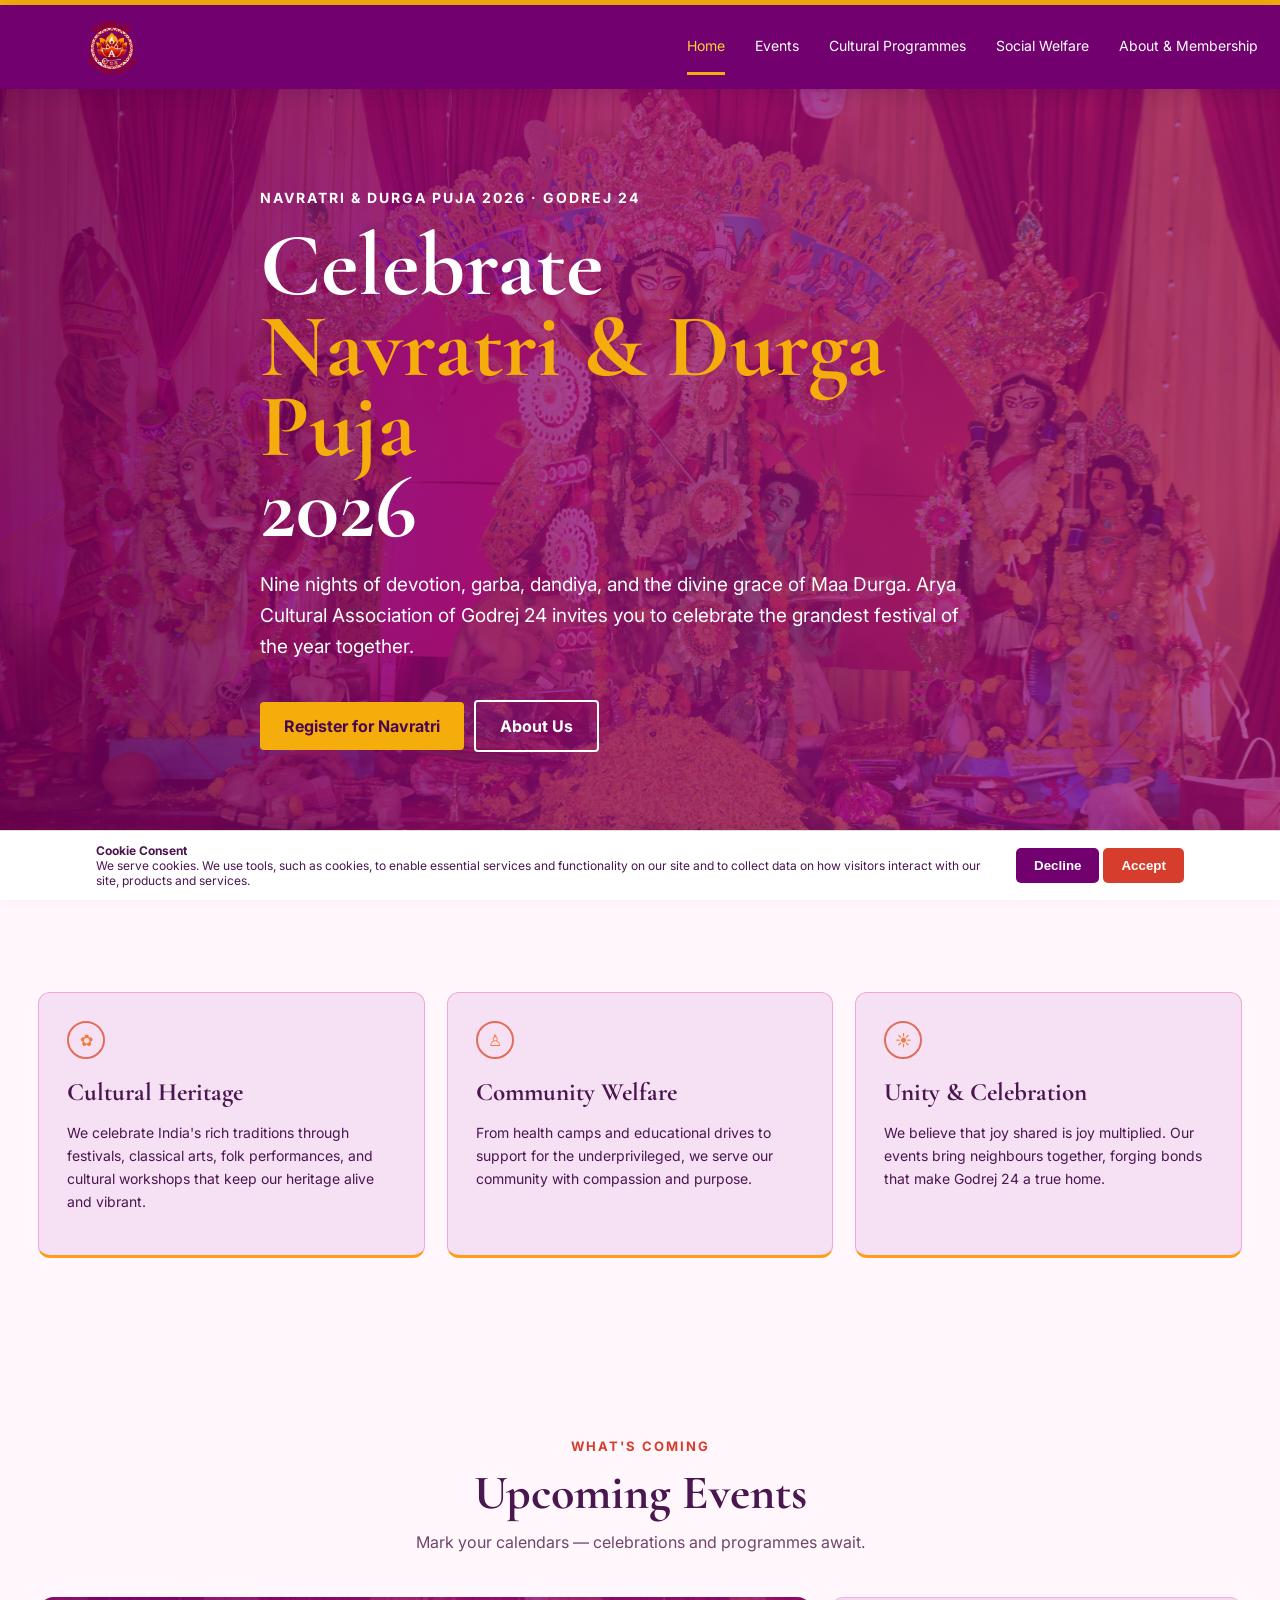
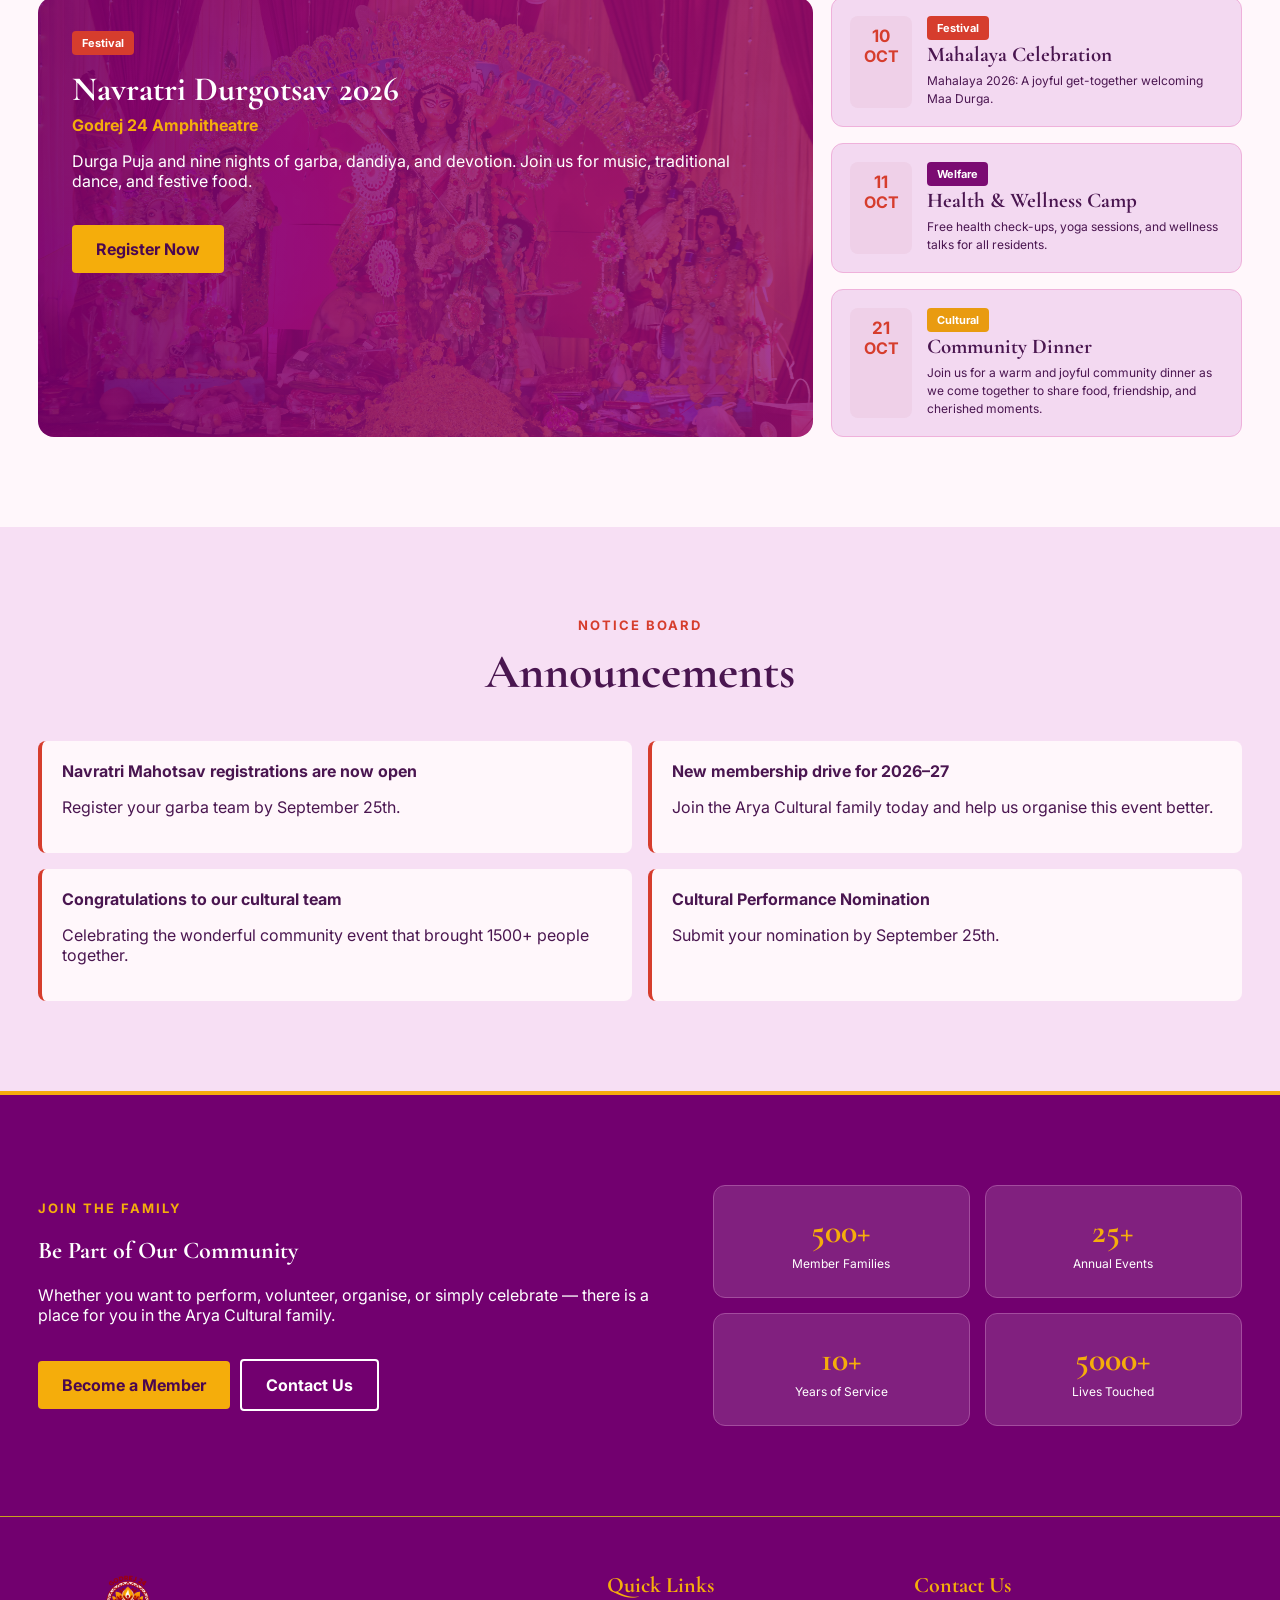
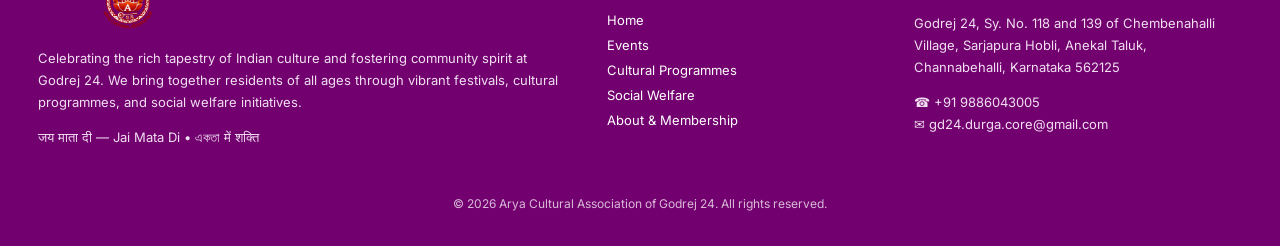
<file: index.html>
<!doctype html><html lang="en"><head><meta charset="utf-8"><meta name="viewport" content="width=device-width,initial-scale=1"><title>Home | Arya Cultural Association</title><link rel="stylesheet" href="styles.css"></head><body><div class="topline"></div><header class="nav"><div class="navin"><a class="brand" href="index.html"><img src="logo.png" alt="Arya Cultural Association of Godrej 24"></a><button class="menu" aria-label="Menu">☰</button><nav class="navlinks"><a class="active" href="index.html">Home</a><a class="" href="events.html">Events</a><a class="" href="cultural.html">Cultural Programmes</a><a class="" href="welfare.html">Social Welfare</a><a class="" href="about.html">About & Membership</a></nav></div></header>
<main>
<section class="hero" id="home"><div class="container"><div class="hero-content">
<div class="eyebrow">Navratri & Durga Puja 2026 · Godrej 24</div>
<h1>Celebrate <span>Navratri & Durga Puja</span> 2026</h1>
<p>Nine nights of devotion, garba, dandiya, and the divine grace of Maa Durga. Arya Cultural Association of Godrej 24 invites you to celebrate the grandest festival of the year together.</p>
<a class="btn primary" href="events.html">Register for Navratri</a><a class="btn outline" href="about.html">About Us</a>
</div></div></section>

<section class="section"><div class="container">
<div class="feature-grid">
<div class="feature"><div class="icon">✿</div><h3>Cultural Heritage</h3><p>We celebrate India's rich traditions through festivals, classical arts, folk performances, and cultural workshops that keep our heritage alive and vibrant.</p></div>
<div class="feature"><div class="icon">♙</div><h3>Community Welfare</h3><p>From health camps and educational drives to support for the underprivileged, we serve our community with compassion and purpose.</p></div>
<div class="feature"><div class="icon">☀</div><h3>Unity & Celebration</h3><p>We believe that joy shared is joy multiplied. Our events bring neighbours together, forging bonds that make Godrej 24 a true home.</p></div>
</div></div></section>

<section class="section"><div class="container">
<div class="center"><div class="kicker">What's Coming</div><h2>Upcoming Events</h2><p class="lead">Mark your calendars — celebrations and programmes await.</p></div>
<div class="events-layout">
<div class="event-feature"><span class="tag">Festival</span><h3>Navratri Durgotsav 2026</h3><div class="meta">Godrej 24 Amphitheatre</div><p>Durga Puja and nine nights of garba, dandiya, and devotion. Join us for music, traditional dance, and festive food.</p><a class="btn primary" href="events.html">Register Now</a></div>
<div class="event-list">
<div class="event-mini"><div class="date"><b>10</b>OCT</div><div><span class="tag">Festival</span><h4>Mahalaya Celebration</h4><p>Mahalaya 2026: A joyful get-together welcoming Maa Durga.</p></div></div>
<div class="event-mini"><div class="date"><b>11</b>OCT</div><div><span class="tag" style="background:#7b0b72">Welfare</span><h4>Health & Wellness Camp</h4><p>Free health check-ups, yoga sessions, and wellness talks for all residents.</p></div></div>
<div class="event-mini"><div class="date"><b>21</b>OCT</div><div><span class="tag" style="background:#e99b10">Cultural</span><h4>Community Dinner</h4><p>Join us for a warm and joyful community dinner as we come together to share food, friendship, and cherished moments.</p></div></div>
</div></div></div></section>

<section class="section announcement-wrap"><div class="container">
<div class="center"><div class="kicker">Notice Board</div><h2>Announcements</h2></div>
<div class="ann-grid"><div class="announcement"><b>Navratri Mahotsav registrations are now open</b><p>Register your garba team by September 25th.</p></div><div class="announcement"><b>New membership drive for 2026–27</b><p>Join the Arya Cultural family today and help us organise this event better.</p></div><div class="announcement"><b>Congratulations to our cultural team</b><p>Celebrating the wonderful community event that brought 1500+ people together.</p></div><div class="announcement"><b>Cultural Performance Nomination</b><p>Submit your nomination by September 25th.</p></div></div>
</div></section>


<section class="join"><div class="container join-grid"><div><div class="kicker" style="color:var(--gold)">Join the Family</div><h2>Be Part of Our Community</h2><p>Whether you want to perform, volunteer, organise, or simply celebrate — there is a place for you in the Arya Cultural family.</p><a class="btn primary" href="about.html">Become a Member</a><a class="btn outline" href="about.html#contact">Contact Us</a></div><div class="stats"><div class="stat"><b>500+</b><span>Member Families</span></div><div class="stat"><b>25+</b><span>Annual Events</span></div><div class="stat"><b>10+</b><span>Years of Service</span></div><div class="stat"><b>5000+</b><span>Lives Touched</span></div></div></div></section>
</main><footer class="footer"><div class="container footer-grid">
<div><img src="logo.png" alt="Arya Cultural Association" style="width:180px;height:58px;object-fit:contain"><p>Celebrating the rich tapestry of Indian culture and fostering community spirit at Godrej 24. We bring together residents of all ages through vibrant festivals, cultural programmes, and social welfare initiatives.</p><p>जय माता दी — Jai Mata Di • একতা में शक्ति</p></div>
<div><h4>Quick Links</h4><a href="index.html">Home</a><a href="events.html">Events</a><a href="cultural.html">Cultural Programmes</a><a href="welfare.html">Social Welfare</a><a href="about.html">About & Membership</a></div>
<div><h4>Contact Us</h4><p>Godrej 24, Sy. No. 118 and 139 of Chembenahalli Village, Sarjapura Hobli, Anekal Taluk, Channabehalli, Karnataka 562125</p><p>☎ +91 9886043005<br>✉ gd24.durga.core@gmail.com</p></div>
</div><div class="copyright">© 2026 Arya Cultural Association of Godrej 24. All rights reserved.</div></footer>
<div class="cookie"><p><b>Cookie Consent</b><br>We serve cookies. We use tools, such as cookies, to enable essential services and functionality on our site and to collect data on how visitors interact with our site, products and services.</p><div><button class="decline">Decline</button> <button class="accept">Accept</button></div></div><script src="script.js"></script></body></html>
</file>
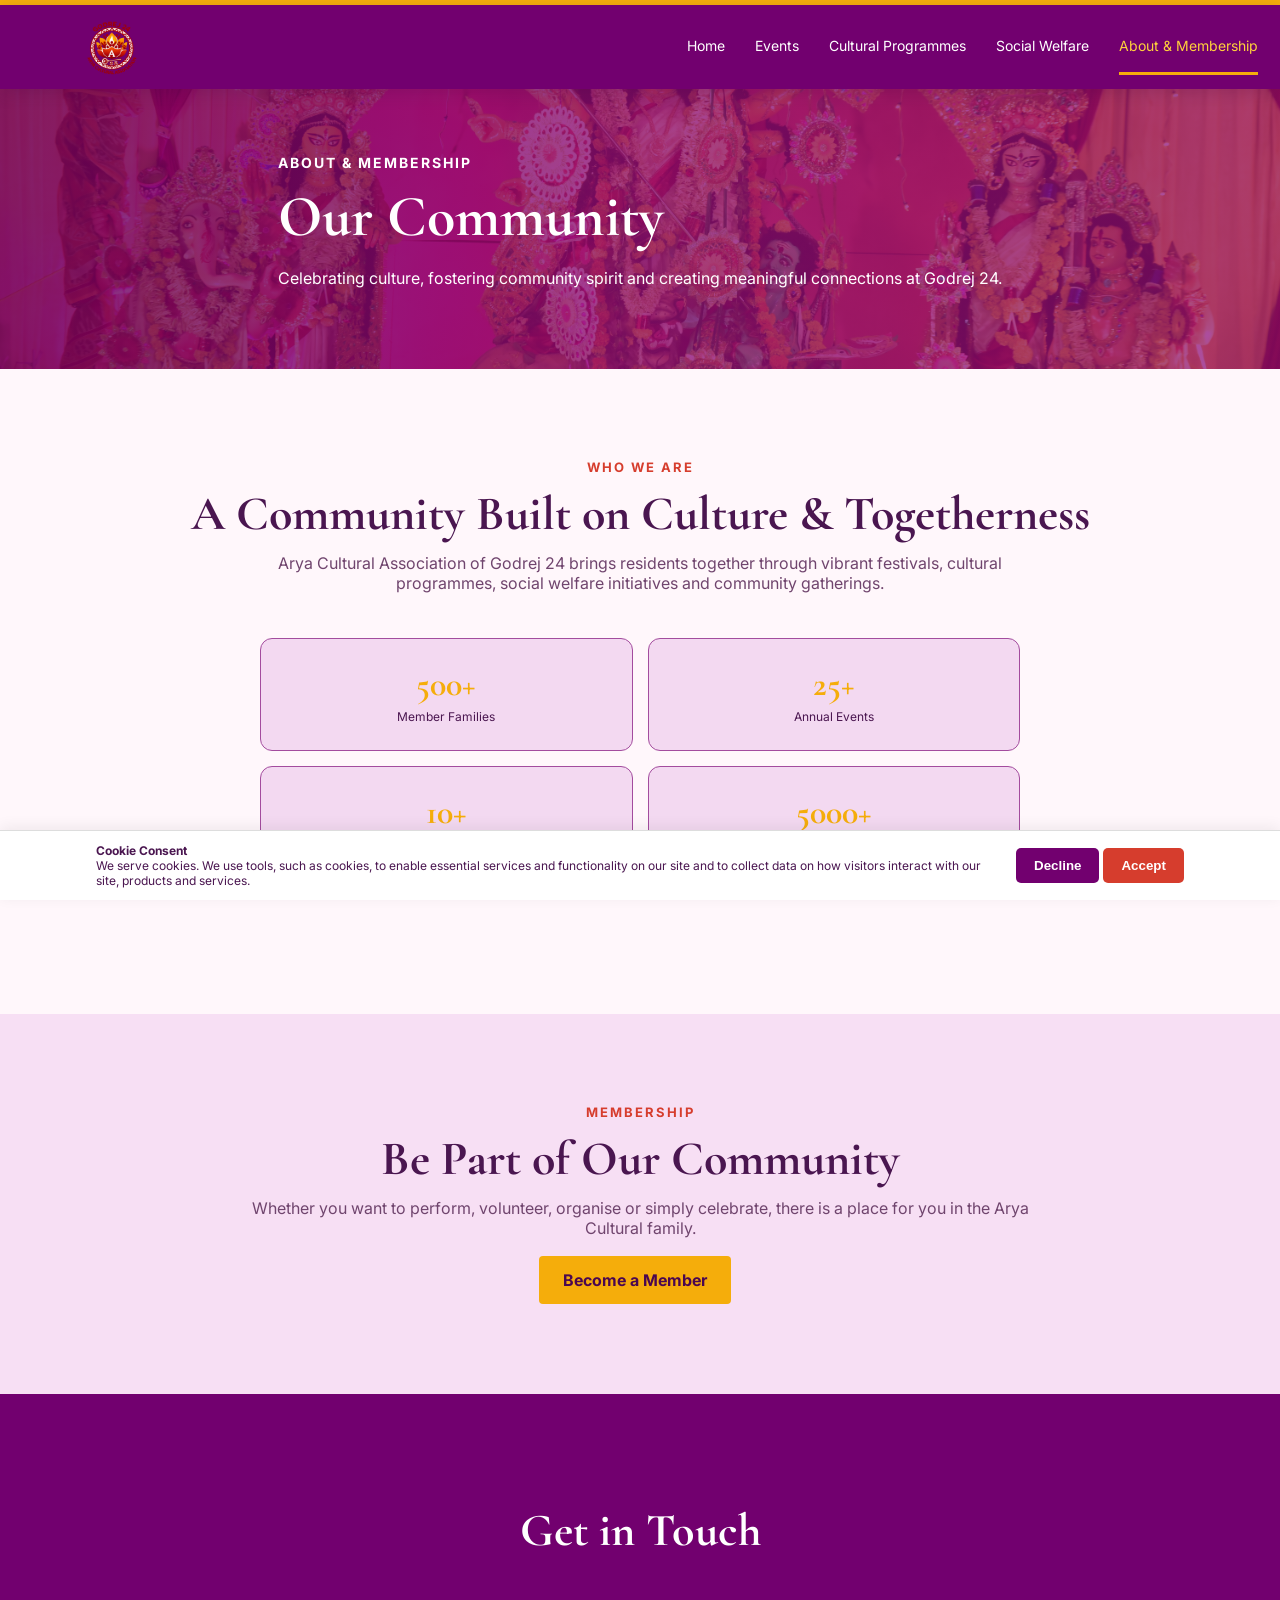
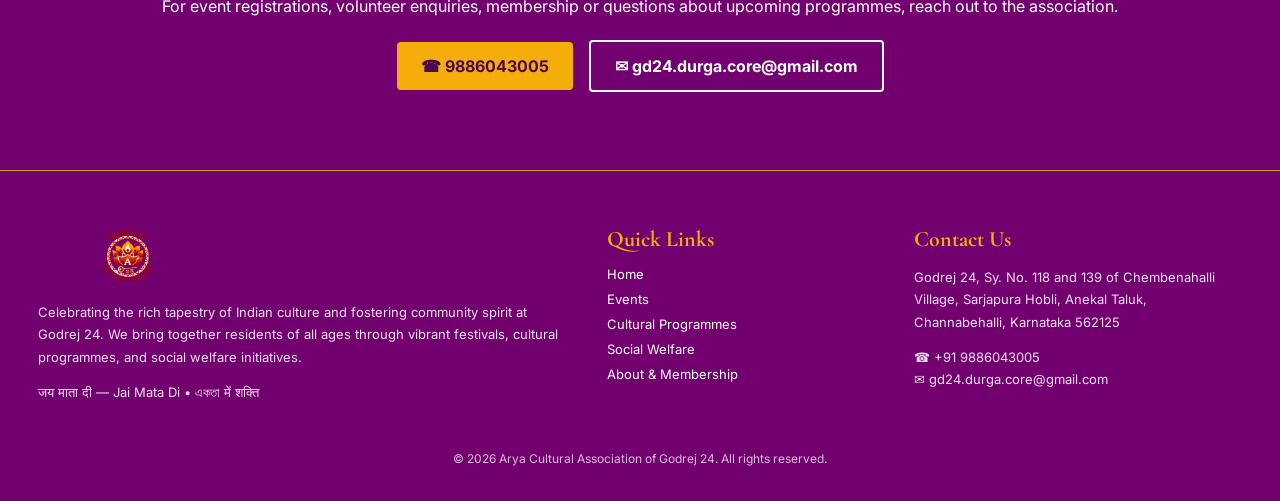
<file: about.html>
<!doctype html><html lang="en"><head><meta charset="utf-8"><meta name="viewport" content="width=device-width,initial-scale=1"><title>About & Membership | Arya Cultural Association</title><link rel="stylesheet" href="styles.css"></head><body><div class="topline"></div><header class="nav"><div class="navin"><a class="brand" href="index.html"><img src="logo.png" alt="Arya Cultural Association of Godrej 24"></a><button class="menu" aria-label="Menu">☰</button><nav class="navlinks"><a class="" href="index.html">Home</a><a class="" href="events.html">Events</a><a class="" href="cultural.html">Cultural Programmes</a><a class="" href="welfare.html">Social Welfare</a><a class="active" href="about.html">About & Membership</a></nav></div></header><main>
<section class="page-hero"><div class="container"><div class="eyebrow">About & Membership</div><h1>Our Community</h1><p>Celebrating culture, fostering community spirit and creating meaningful connections at Godrej 24.</p></div></section>
<section class="section"><div class="container"><div class="center"><div class="kicker">Who We Are</div><h2>A Community Built on Culture & Togetherness</h2><p class="lead">Arya Cultural Association of Godrej 24 brings residents together through vibrant festivals, cultural programmes, social welfare initiatives and community gatherings.</p></div><div class="stats" style="max-width:760px;margin:45px auto"><div class="stat" style="background:#f3d9f1;color:var(--ink)"><b>500+</b><span>Member Families</span></div><div class="stat" style="background:#f3d9f1;color:var(--ink)"><b>25+</b><span>Annual Events</span></div><div class="stat" style="background:#f3d9f1;color:var(--ink)"><b>10+</b><span>Years of Service</span></div><div class="stat" style="background:#f3d9f1;color:var(--ink)"><b>5000+</b><span>Lives Touched</span></div></div></div></section>
<section class="section alt"><div class="container"><div class="center"><div class="kicker">Membership</div><h2>Be Part of Our Community</h2><p class="lead">Whether you want to perform, volunteer, organise or simply celebrate, there is a place for you in the Arya Cultural family.</p><a class="btn primary" href="mailto:gd24.durga.core@gmail.com?subject=Membership%20Enquiry">Become a Member</a></div></div></section>
<section class="contact-strip" id="contact"><h2>Get in Touch</h2><p>For event registrations, volunteer enquiries, membership or questions about upcoming programmes, reach out to the association.</p><div class="contact-buttons"><a class="btn primary" href="tel:+919886043005">☎ 9886043005</a><a class="btn outline" href="mailto:gd24.durga.core@gmail.com">✉ gd24.durga.core@gmail.com</a></div></section>
</main><footer class="footer"><div class="container footer-grid">
<div><img src="logo.png" alt="Arya Cultural Association" style="width:180px;height:58px;object-fit:contain"><p>Celebrating the rich tapestry of Indian culture and fostering community spirit at Godrej 24. We bring together residents of all ages through vibrant festivals, cultural programmes, and social welfare initiatives.</p><p>जय माता दी — Jai Mata Di • একতা में शक्ति</p></div>
<div><h4>Quick Links</h4><a href="index.html">Home</a><a href="events.html">Events</a><a href="cultural.html">Cultural Programmes</a><a href="welfare.html">Social Welfare</a><a href="about.html">About & Membership</a></div>
<div><h4>Contact Us</h4><p>Godrej 24, Sy. No. 118 and 139 of Chembenahalli Village, Sarjapura Hobli, Anekal Taluk, Channabehalli, Karnataka 562125</p><p>☎ +91 9886043005<br>✉ gd24.durga.core@gmail.com</p></div>
</div><div class="copyright">© 2026 Arya Cultural Association of Godrej 24. All rights reserved.</div></footer>
<div class="cookie"><p><b>Cookie Consent</b><br>We serve cookies. We use tools, such as cookies, to enable essential services and functionality on our site and to collect data on how visitors interact with our site, products and services.</p><div><button class="decline">Decline</button> <button class="accept">Accept</button></div></div><script src="script.js"></script></body></html>
</file>
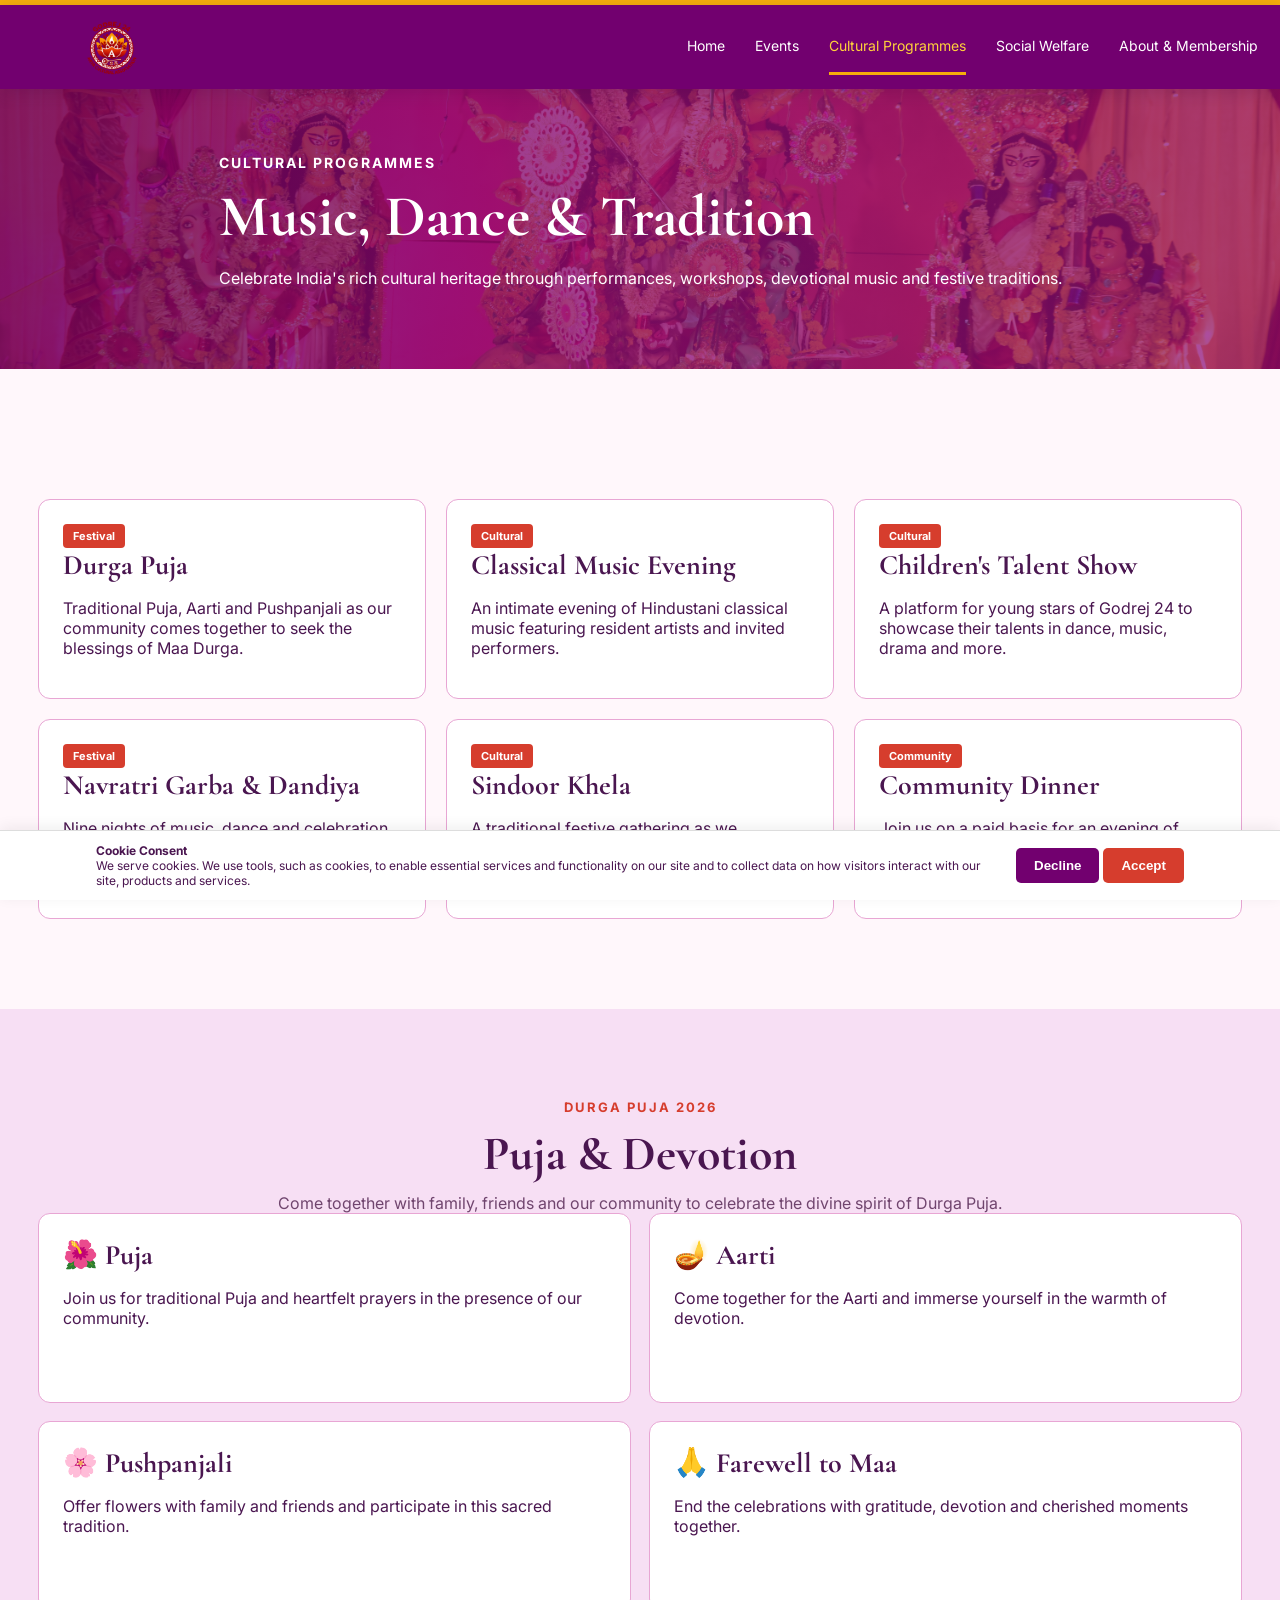
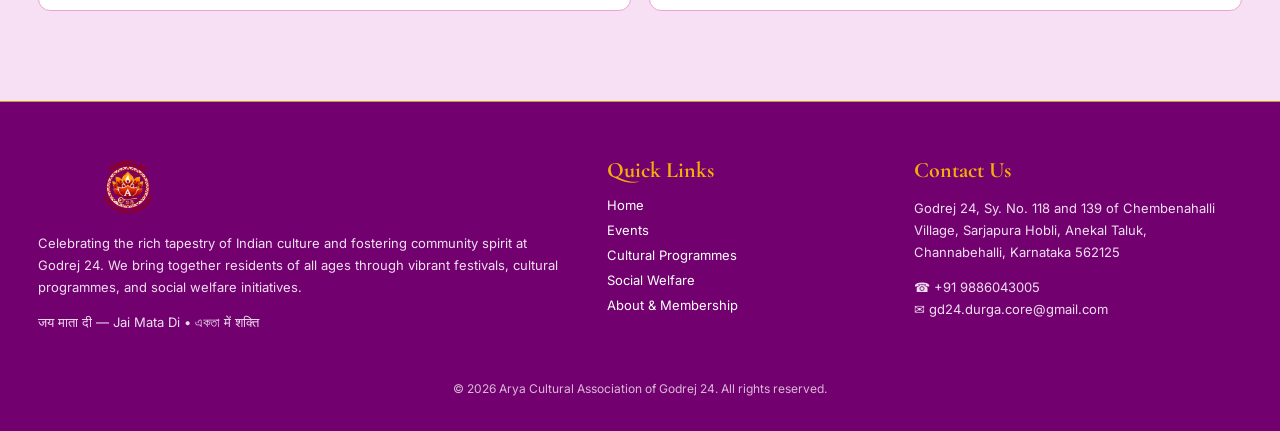
<file: cultural.html>
<!doctype html><html lang="en"><head><meta charset="utf-8"><meta name="viewport" content="width=device-width,initial-scale=1"><title>Cultural Programmes | Arya Cultural Association</title><link rel="stylesheet" href="styles.css"></head><body><div class="topline"></div><header class="nav"><div class="navin"><a class="brand" href="index.html"><img src="logo.png" alt="Arya Cultural Association of Godrej 24"></a><button class="menu" aria-label="Menu">☰</button><nav class="navlinks"><a class="" href="index.html">Home</a><a class="" href="events.html">Events</a><a class="active" href="cultural.html">Cultural Programmes</a><a class="" href="welfare.html">Social Welfare</a><a class="" href="about.html">About & Membership</a></nav></div></header><main>
<section class="page-hero"><div class="container"><div class="eyebrow">Cultural Programmes</div><h1>Music, Dance & Tradition</h1><p>Celebrate India's rich cultural heritage through performances, workshops, devotional music and festive traditions.</p></div></section>
<section class="section"><div class="container"><div class="cards">
<div class="card"><span class="tag">Festival</span><h3>Durga Puja</h3><p>Traditional Puja, Aarti and Pushpanjali as our community comes together to seek the blessings of Maa Durga.</p></div>
<div class="card"><span class="tag">Cultural</span><h3>Classical Music Evening</h3><p>An intimate evening of Hindustani classical music featuring resident artists and invited performers.</p></div>
<div class="card"><span class="tag">Cultural</span><h3>Children's Talent Show</h3><p>A platform for young stars of Godrej 24 to showcase their talents in dance, music, drama and more.</p></div>
<div class="card"><span class="tag">Festival</span><h3>Navratri Garba & Dandiya</h3><p>Nine nights of music, dance and celebration for families and friends across the community.</p></div>
<div class="card"><span class="tag">Cultural</span><h3>Sindoor Khela</h3><p>A traditional festive gathering as we celebrate together and bid a heartfelt farewell to Maa Durga.</p></div>
<div class="card"><span class="tag">Community</span><h3>Community Dinner</h3><p>Join us on a paid basis for an evening of food, friendship and cherished community moments.</p></div>
</div></div></section>
<section class="section alt"><div class="container"><div class="center"><div class="kicker">Durga Puja 2026</div><h2>Puja & Devotion</h2><p class="lead">Come together with family, friends and our community to celebrate the divine spirit of Durga Puja.</p></div><div class="schedule">
<div class="card"><h3>🌺 Puja</h3><p>Join us for traditional Puja and heartfelt prayers in the presence of our community.</p></div>
<div class="card"><h3>🪔 Aarti</h3><p>Come together for the Aarti and immerse yourself in the warmth of devotion.</p></div>
<div class="card"><h3>🌸 Pushpanjali</h3><p>Offer flowers with family and friends and participate in this sacred tradition.</p></div>
<div class="card"><h3>🙏 Farewell to Maa</h3><p>End the celebrations with gratitude, devotion and cherished moments together.</p></div>
</div></div></section>
</main><footer class="footer"><div class="container footer-grid">
<div><img src="logo.png" alt="Arya Cultural Association" style="width:180px;height:58px;object-fit:contain"><p>Celebrating the rich tapestry of Indian culture and fostering community spirit at Godrej 24. We bring together residents of all ages through vibrant festivals, cultural programmes, and social welfare initiatives.</p><p>जय माता दी — Jai Mata Di • একতা में शक्ति</p></div>
<div><h4>Quick Links</h4><a href="index.html">Home</a><a href="events.html">Events</a><a href="cultural.html">Cultural Programmes</a><a href="welfare.html">Social Welfare</a><a href="about.html">About & Membership</a></div>
<div><h4>Contact Us</h4><p>Godrej 24, Sy. No. 118 and 139 of Chembenahalli Village, Sarjapura Hobli, Anekal Taluk, Channabehalli, Karnataka 562125</p><p>☎ +91 9886043005<br>✉ gd24.durga.core@gmail.com</p></div>
</div><div class="copyright">© 2026 Arya Cultural Association of Godrej 24. All rights reserved.</div></footer>
<div class="cookie"><p><b>Cookie Consent</b><br>We serve cookies. We use tools, such as cookies, to enable essential services and functionality on our site and to collect data on how visitors interact with our site, products and services.</p><div><button class="decline">Decline</button> <button class="accept">Accept</button></div></div><script src="script.js"></script></body></html>
</file>
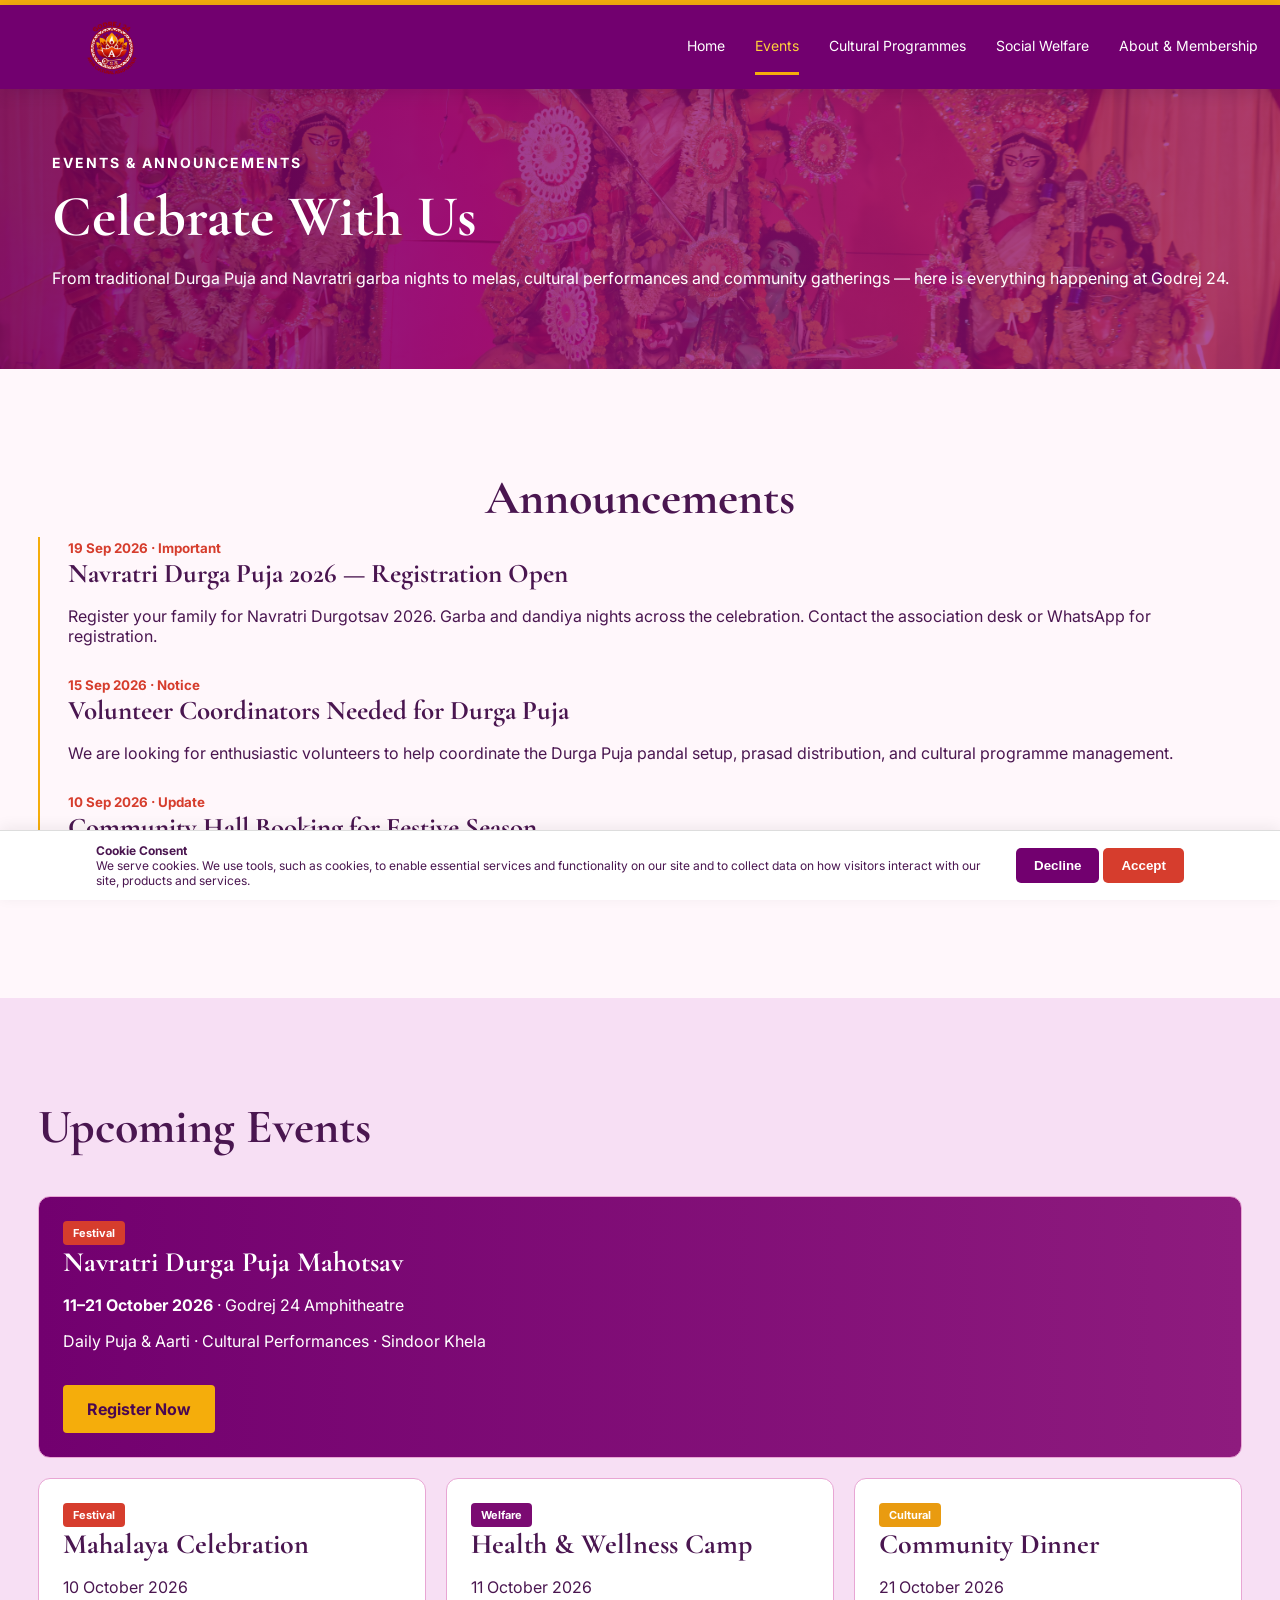
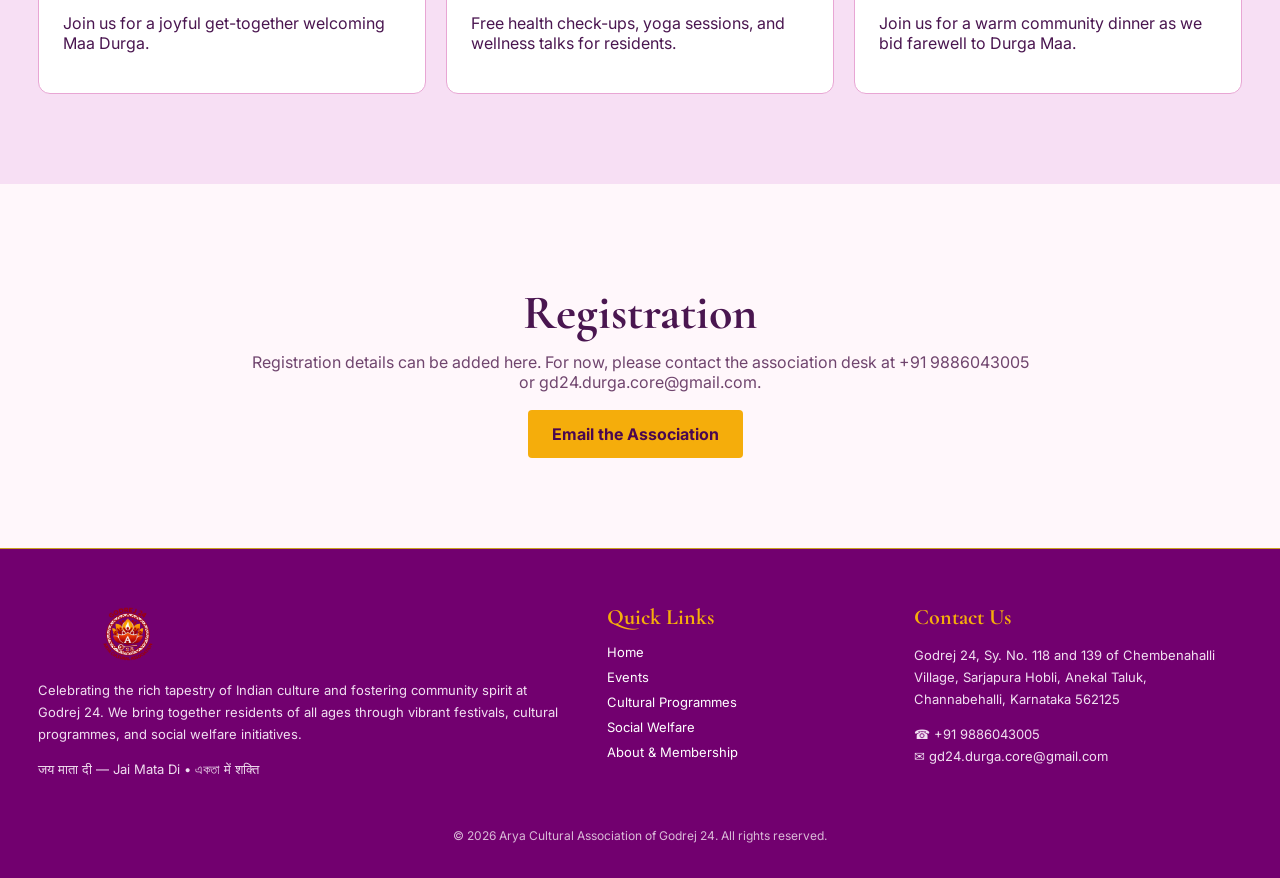
<file: events.html>
<!doctype html><html lang="en"><head><meta charset="utf-8"><meta name="viewport" content="width=device-width,initial-scale=1"><title>Events | Arya Cultural Association</title><link rel="stylesheet" href="styles.css"></head><body><div class="topline"></div><header class="nav"><div class="navin"><a class="brand" href="index.html"><img src="logo.png" alt="Arya Cultural Association of Godrej 24"></a><button class="menu" aria-label="Menu">☰</button><nav class="navlinks"><a class="" href="index.html">Home</a><a class="active" href="events.html">Events</a><a class="" href="cultural.html">Cultural Programmes</a><a class="" href="welfare.html">Social Welfare</a><a class="" href="about.html">About & Membership</a></nav></div></header><main>
<section class="page-hero"><div class="container"><div class="eyebrow">Events & Announcements</div><h1>Celebrate With Us</h1><p>From traditional Durga Puja and Navratri garba nights to melas, cultural performances and community gatherings — here is everything happening at Godrej 24.</p></div></section>
<section class="section"><div class="container"><div class="center"><h2>Announcements</h2></div><div class="timeline">
<div class="item"><small>19 Sep 2026 · Important</small><h3>Navratri Durga Puja 2026 — Registration Open</h3><p>Register your family for Navratri Durgotsav 2026. Garba and dandiya nights across the celebration. Contact the association desk or WhatsApp for registration.</p></div>
<div class="item"><small>15 Sep 2026 · Notice</small><h3>Volunteer Coordinators Needed for Durga Puja</h3><p>We are looking for enthusiastic volunteers to help coordinate the Durga Puja pandal setup, prasad distribution, and cultural programme management.</p></div>
<div class="item"><small>10 Sep 2026 · Update</small><h3>Community Hall Booking for Festive Season</h3><p>The community hall will be reserved for association events from 14th to 21st October 2026.</p></div>
</div></div></section>
<section class="section alt"><div class="container"><h2>Upcoming Events</h2><div class="cards">
<div class="card" style="grid-column:1/-1;background:linear-gradient(90deg,#72006f,#8e1b7e);color:white"><span class="tag">Festival</span><h3 style="color:white">Navratri Durga Puja Mahotsav</h3><p><b>11–21 October 2026</b> · Godrej 24 Amphitheatre</p><p>Daily Puja & Aarti · Cultural Performances · Sindoor Khela</p><a class="btn primary" href="#register">Register Now</a></div>
<div class="card"><span class="tag">Festival</span><h3>Mahalaya Celebration</h3><p>10 October 2026</p><p>Join us for a joyful get-together welcoming Maa Durga.</p></div>
<div class="card"><span class="tag" style="background:#7b0b72">Welfare</span><h3>Health & Wellness Camp</h3><p>11 October 2026</p><p>Free health check-ups, yoga sessions, and wellness talks for residents.</p></div>
<div class="card"><span class="tag" style="background:#e99b10">Cultural</span><h3>Community Dinner</h3><p>21 October 2026</p><p>Join us for a warm community dinner as we bid farewell to Durga Maa.</p></div>
</div></div></section>
<section class="section" id="register"><div class="container"><div class="center"><h2>Registration</h2><p class="lead">Registration details can be added here. For now, please contact the association desk at +91 9886043005 or gd24.durga.core@gmail.com.</p><a class="btn primary" href="mailto:gd24.durga.core@gmail.com">Email the Association</a></div></div></section>
</main><footer class="footer"><div class="container footer-grid">
<div><img src="logo.png" alt="Arya Cultural Association" style="width:180px;height:58px;object-fit:contain"><p>Celebrating the rich tapestry of Indian culture and fostering community spirit at Godrej 24. We bring together residents of all ages through vibrant festivals, cultural programmes, and social welfare initiatives.</p><p>जय माता दी — Jai Mata Di • একতা में शक्ति</p></div>
<div><h4>Quick Links</h4><a href="index.html">Home</a><a href="events.html">Events</a><a href="cultural.html">Cultural Programmes</a><a href="welfare.html">Social Welfare</a><a href="about.html">About & Membership</a></div>
<div><h4>Contact Us</h4><p>Godrej 24, Sy. No. 118 and 139 of Chembenahalli Village, Sarjapura Hobli, Anekal Taluk, Channabehalli, Karnataka 562125</p><p>☎ +91 9886043005<br>✉ gd24.durga.core@gmail.com</p></div>
</div><div class="copyright">© 2026 Arya Cultural Association of Godrej 24. All rights reserved.</div></footer>
<div class="cookie"><p><b>Cookie Consent</b><br>We serve cookies. We use tools, such as cookies, to enable essential services and functionality on our site and to collect data on how visitors interact with our site, products and services.</p><div><button class="decline">Decline</button> <button class="accept">Accept</button></div></div><script src="script.js"></script></body></html>
</file>
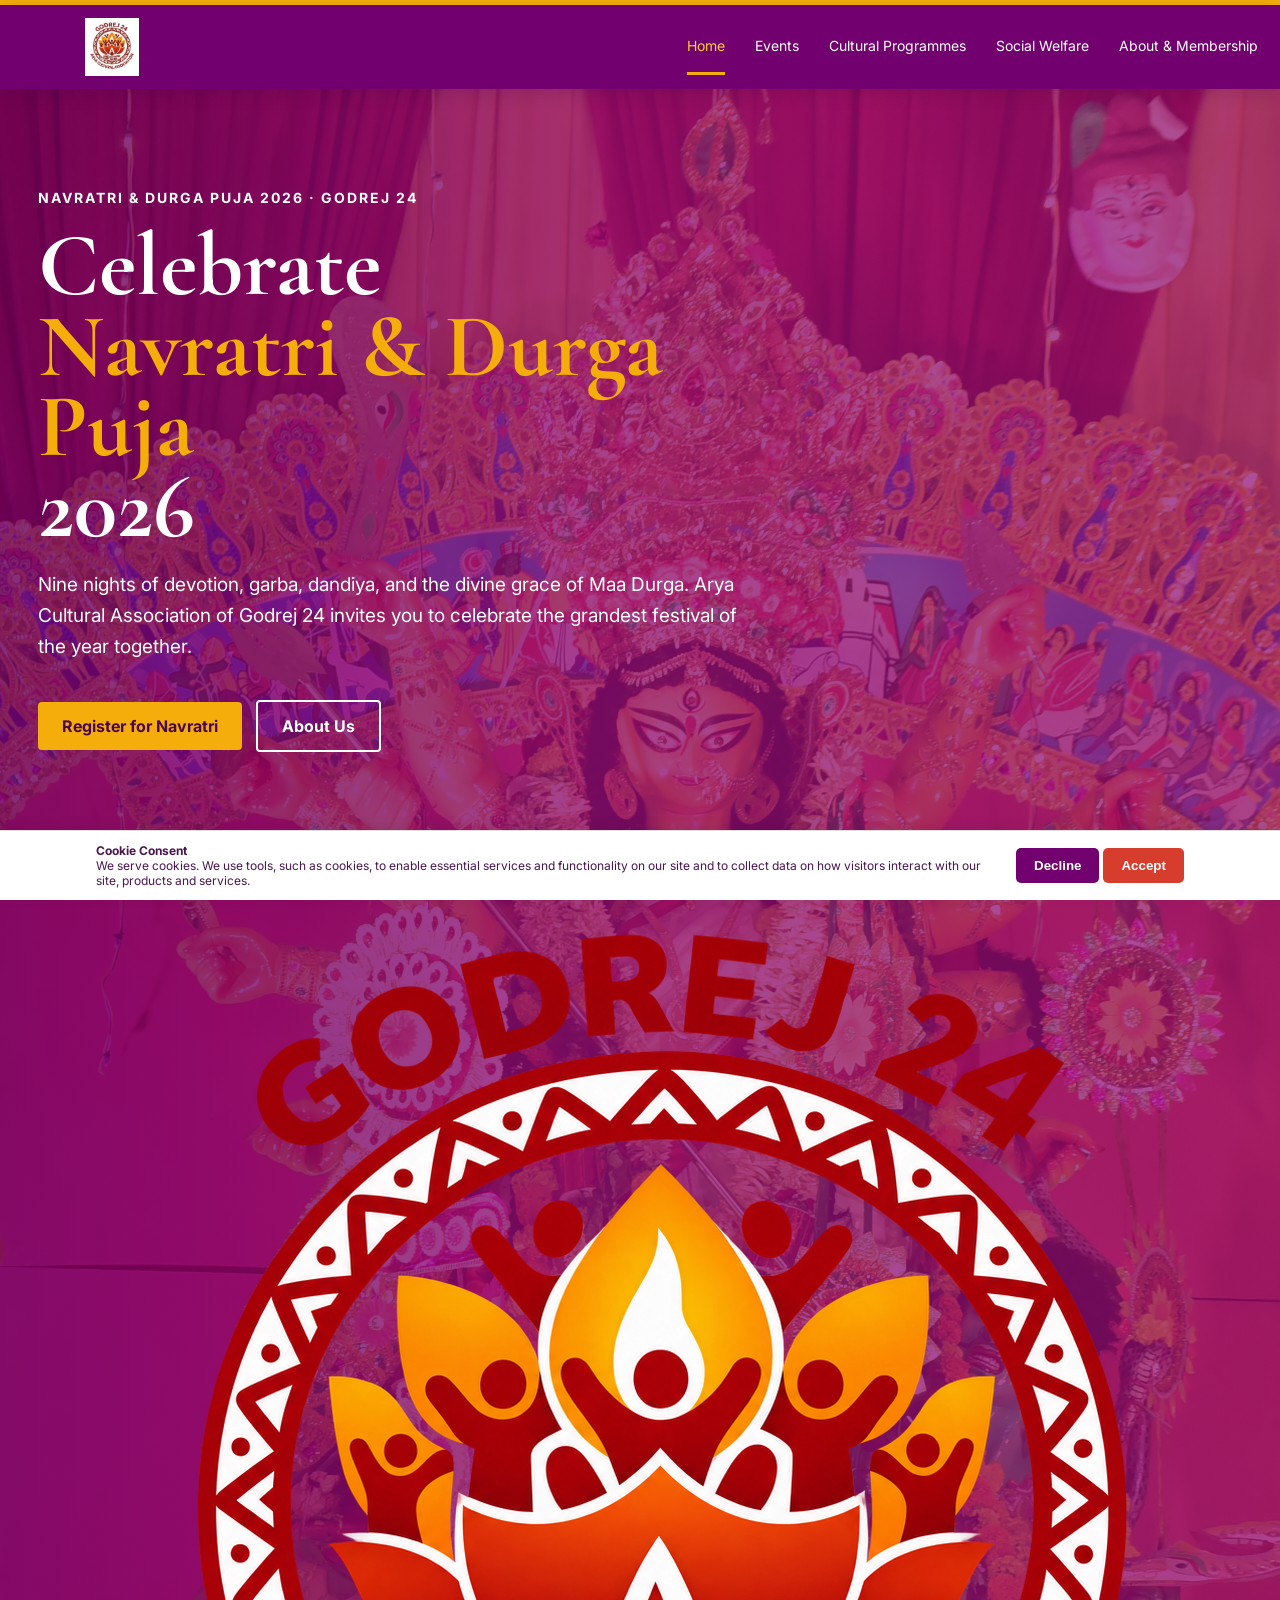
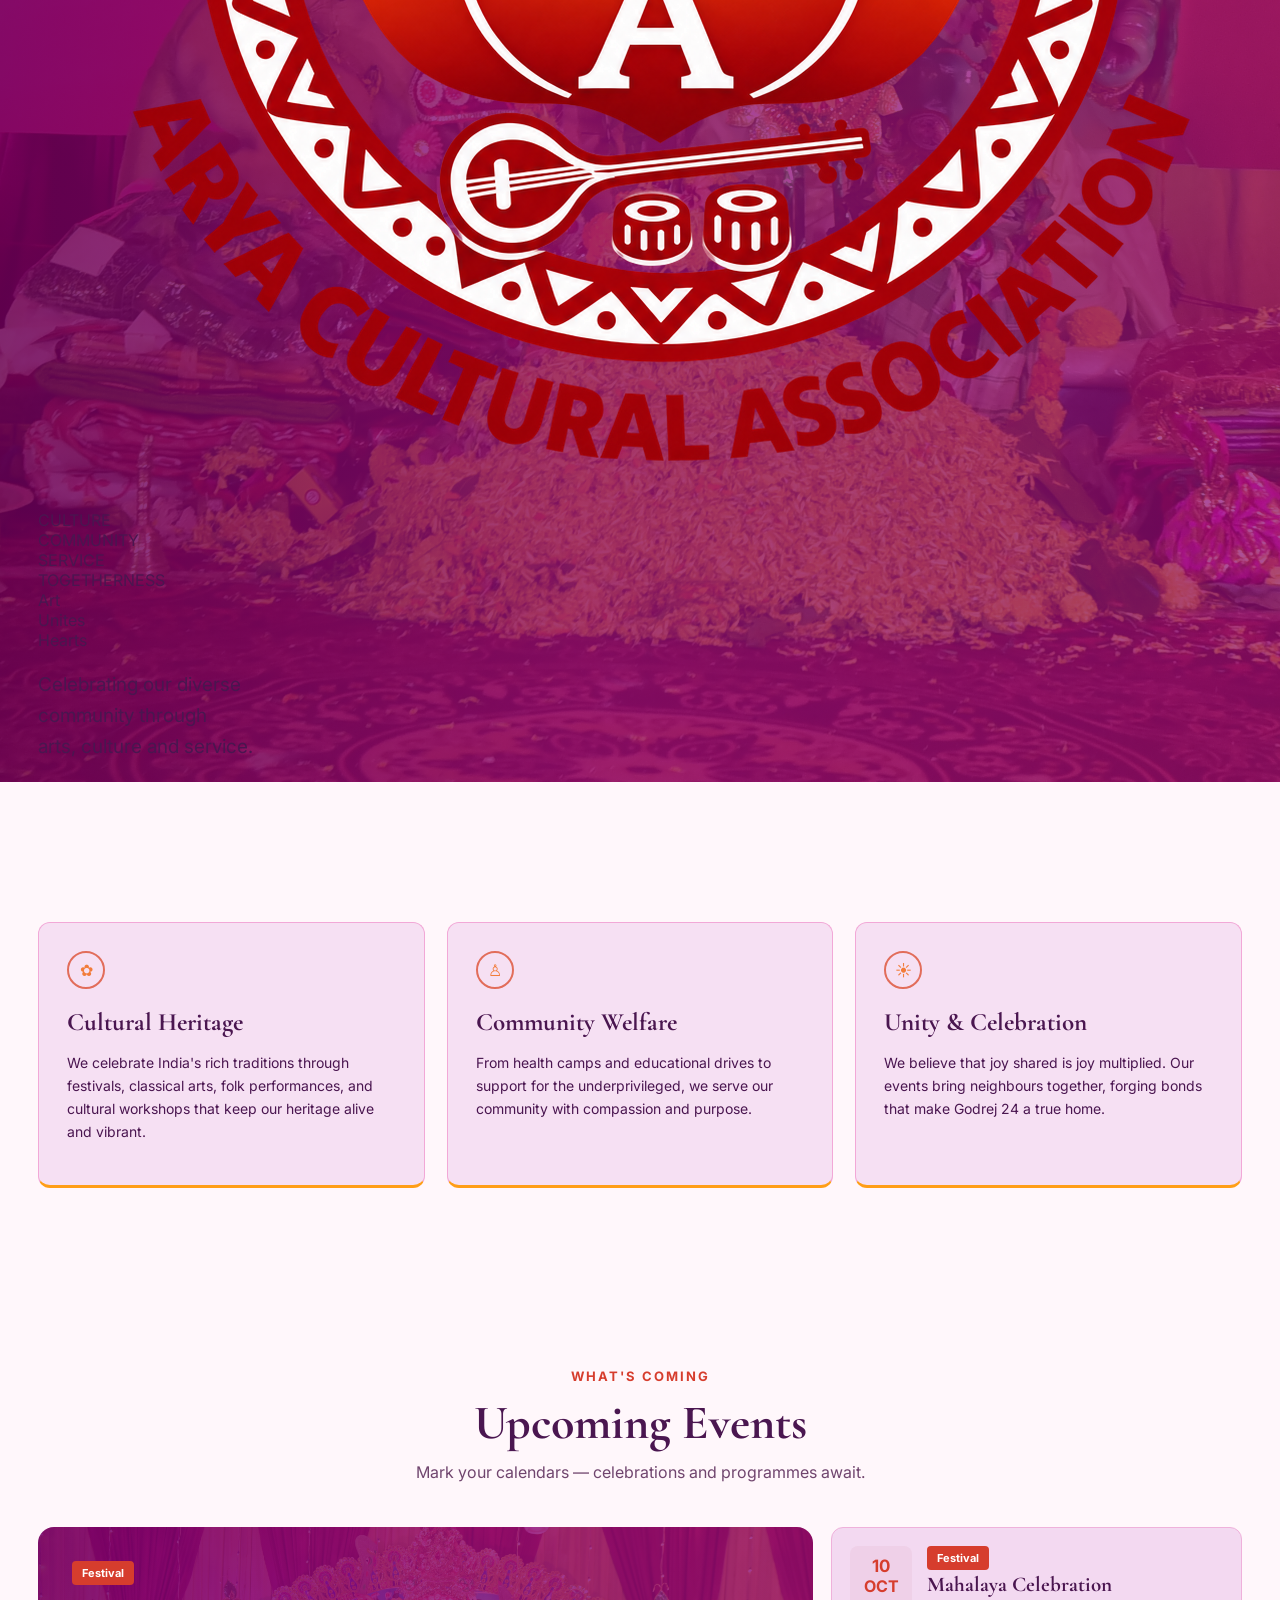
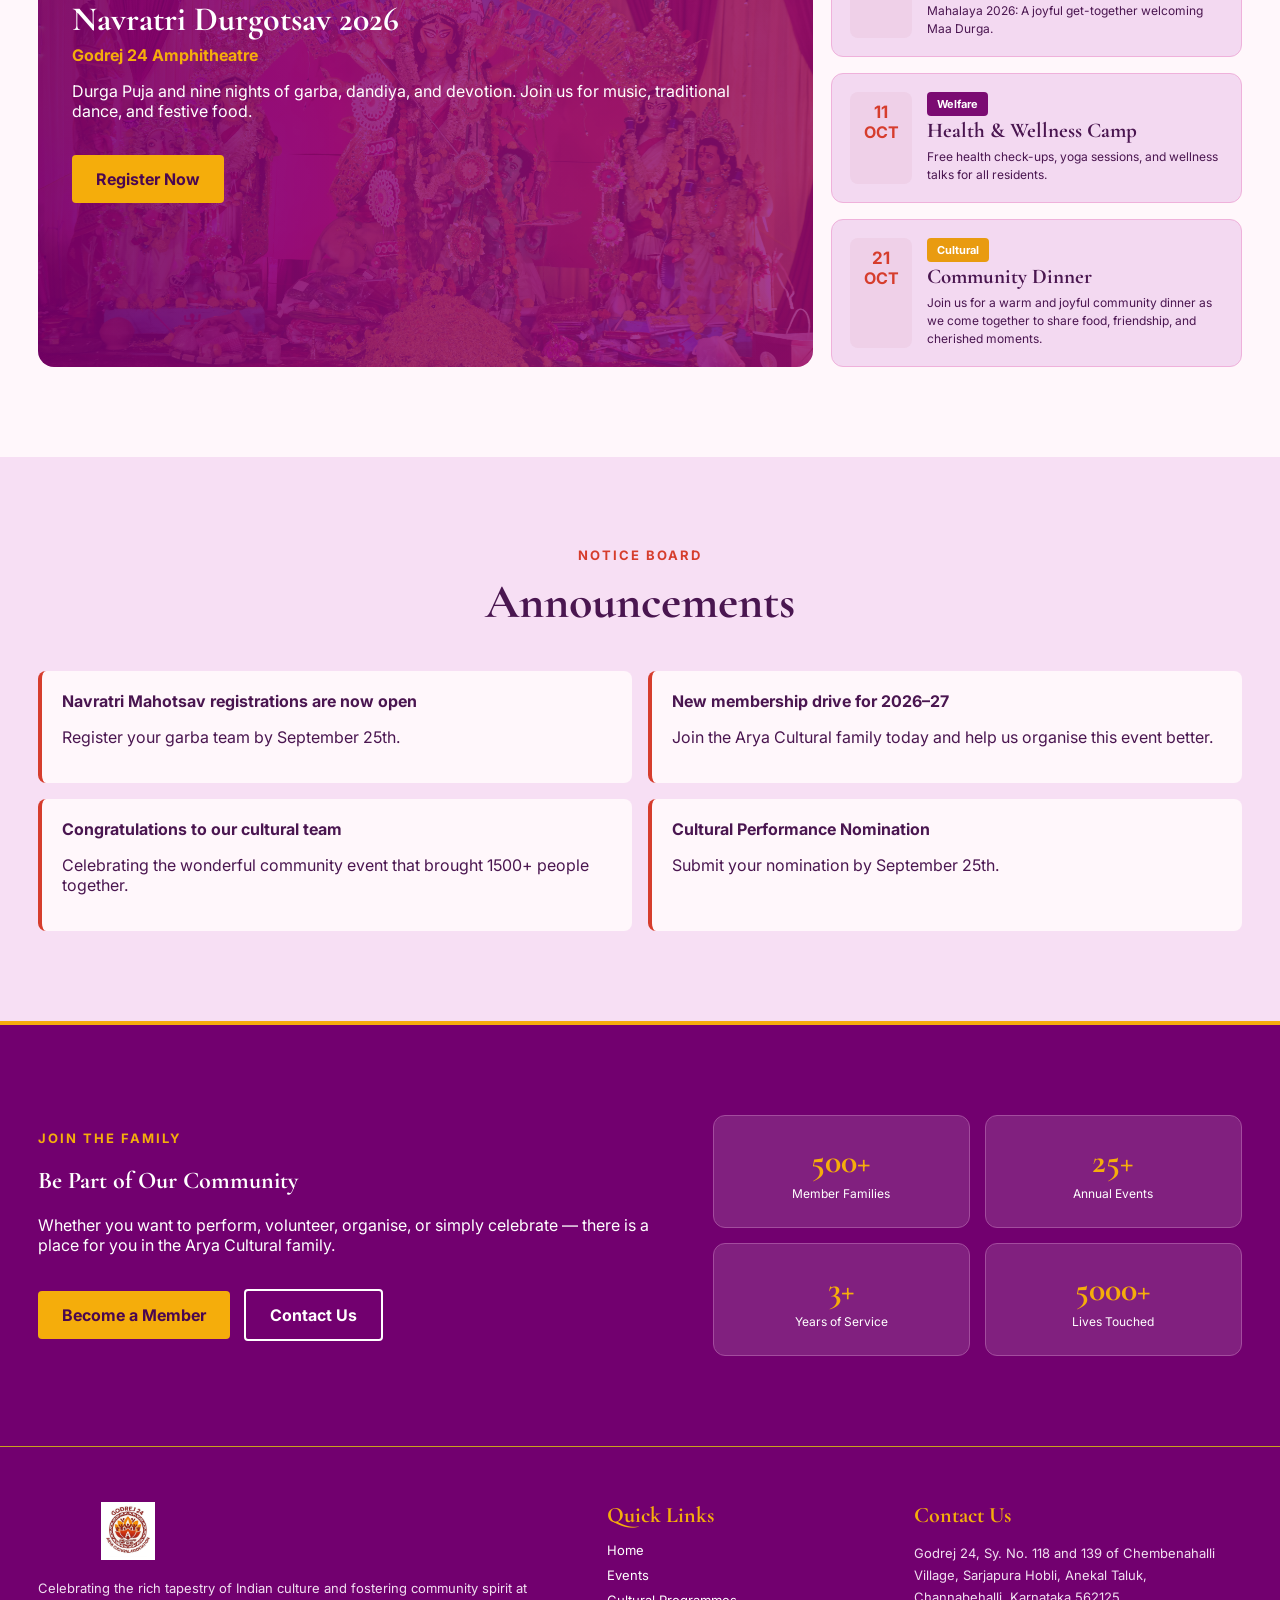
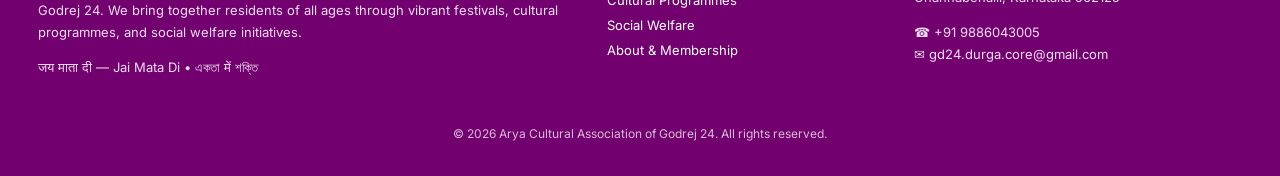
<file: index-bad.html>
<!doctype html>
<html lang="en">
<head>
  <meta charset="utf-8">
  <meta name="viewport" content="width=device-width,initial-scale=1">
  <title>Home | Arya Cultural Association</title>
  <link rel="stylesheet" href="styles.css">
</head>
<body>

<div class="topline"></div>

<header class="nav">
  <div class="navin">
    <a class="brand" href="index.html">
      <img src="logo.jpg" alt="Arya Cultural Association of Godrej 24">
    </a>

    <button class="menu" aria-label="Menu">☰</button>

    <nav class="navlinks">
      <a class="active" href="index.html">Home</a>
      <a href="events.html">Events</a>
      <a href="cultural.html">Cultural Programmes</a>
      <a href="welfare.html">Social Welfare</a>
      <a href="about.html">About &amp; Membership</a>
    </nav>
  </div>
</header>

<main>

<section class="hero" id="home">
  <div class="hero-overlay"></div>

  <div class="container hero-container">

    <div class="hero-content">
      <div class="eyebrow">Navratri &amp; Durga Puja 2026 · Godrej 24</div>

      <h1>
        Celebrate
        <span>Navratri &amp; Durga Puja</span>
        2026
      </h1>

      <p>
        Nine nights of devotion, garba, dandiya, and the divine grace of Maa Durga.
        Arya Cultural Association of Godrej 24 invites you to celebrate the grandest
        festival of the year together.
      </p>

      <div class="hero-buttons">
        <a class="btn primary" href="events.html">Register for Navratri</a>
        <a class="btn outline" href="about.html">About Us</a>
      </div>
    </div>

    <!-- Animated Arya emblem -->
    <div class="arya-logo-animation" aria-label="Arya Cultural Association emblem">

      <!-- Decorative rotating outer ring -->
      <div class="arya-rotating-ring" aria-hidden="true">
        <span class="arya-dot dot-top"></span>
        <span class="arya-dot dot-right"></span>
        <span class="arya-dot dot-bottom"></span>
        <span class="arya-dot dot-left"></span>
      </div>

      <!-- Stationary transparent logo -->
      <div class="arya-logo-center">
        <img src="logo.png" alt="Arya Cultural Association of Godrej 24">
      </div>

      <!-- Decorative labels -->
      <div class="arya-ring-text culture">CULTURE</div>
      <div class="arya-ring-text community">COMMUNITY</div>
      <div class="arya-ring-text service">SERVICE</div>
      <div class="arya-ring-text togetherness">TOGETHERNESS</div>

    </div>

    <!-- Right-side message -->
    <div class="hero-art-message">
      <div class="script-title">Art<br>Unites<br>Hearts</div>
      <div class="gold-swoosh"></div>
      <p>Celebrating our diverse<br>community through<br>arts, culture and service.</p>
    </div>

  </div>
</section>


<section class="section">
  <div class="container">
    <div class="feature-grid">

      <div class="feature">
        <div class="icon">✿</div>
        <h3>Cultural Heritage</h3>
        <p>
          We celebrate India's rich traditions through festivals, classical arts,
          folk performances, and cultural workshops that keep our heritage alive and vibrant.
        </p>
      </div>

      <div class="feature">
        <div class="icon">♙</div>
        <h3>Community Welfare</h3>
        <p>
          From health camps and educational drives to support for the underprivileged,
          we serve our community with compassion and purpose.
        </p>
      </div>

      <div class="feature">
        <div class="icon">☀</div>
        <h3>Unity &amp; Celebration</h3>
        <p>
          We believe that joy shared is joy multiplied. Our events bring neighbours
          together, forging bonds that make Godrej 24 a true home.
        </p>
      </div>

    </div>
  </div>
</section>


<section class="section">
  <div class="container">

    <div class="center">
      <div class="kicker">What's Coming</div>
      <h2>Upcoming Events</h2>
      <p class="lead">Mark your calendars — celebrations and programmes await.</p>
    </div>

    <div class="events-layout">

      <div class="event-feature">
        <span class="tag">Festival</span>
        <h3>Navratri Durgotsav 2026</h3>
        <div class="meta">Godrej 24 Amphitheatre</div>
        <p>
          Durga Puja and nine nights of garba, dandiya, and devotion.
          Join us for music, traditional dance, and festive food.
        </p>
        <a class="btn primary" href="events.html">Register Now</a>
      </div>

      <div class="event-list">

        <div class="event-mini">
          <div class="date"><b>10</b>OCT</div>
          <div>
            <span class="tag">Festival</span>
            <h4>Mahalaya Celebration</h4>
            <p>Mahalaya 2026: A joyful get-together welcoming Maa Durga.</p>
          </div>
        </div>

        <div class="event-mini">
          <div class="date"><b>11</b>OCT</div>
          <div>
            <span class="tag" style="background:#7b0b72">Welfare</span>
            <h4>Health &amp; Wellness Camp</h4>
            <p>Free health check-ups, yoga sessions, and wellness talks for all residents.</p>
          </div>
        </div>

        <div class="event-mini">
          <div class="date"><b>21</b>OCT</div>
          <div>
            <span class="tag" style="background:#e99b10">Cultural</span>
            <h4>Community Dinner</h4>
            <p>
              Join us for a warm and joyful community dinner as we come together
              to share food, friendship, and cherished moments.
            </p>
          </div>
        </div>

      </div>
    </div>
  </div>
</section>


<section class="section announcement-wrap">
  <div class="container">

    <div class="center">
      <div class="kicker">Notice Board</div>
      <h2>Announcements</h2>
    </div>

    <div class="ann-grid">

      <div class="announcement">
        <b>Navratri Mahotsav registrations are now open</b>
        <p>Register your garba team by September 25th.</p>
      </div>

      <div class="announcement">
        <b>New membership drive for 2026–27</b>
        <p>Join the Arya Cultural family today and help us organise this event better.</p>
      </div>

      <div class="announcement">
        <b>Congratulations to our cultural team</b>
        <p>Celebrating the wonderful community event that brought 1500+ people together.</p>
      </div>

      <div class="announcement">
        <b>Cultural Performance Nomination</b>
        <p>Submit your nomination by September 25th.</p>
      </div>

    </div>
  </div>
</section>


<section class="join">
  <div class="container join-grid">

    <div>
      <div class="kicker" style="color:var(--gold)">Join the Family</div>
      <h2>Be Part of Our Community</h2>
      <p>
        Whether you want to perform, volunteer, organise, or simply celebrate —
        there is a place for you in the Arya Cultural family.
      </p>
      <a class="btn primary" href="about.html">Become a Member</a>
      <a class="btn outline" href="about.html#contact">Contact Us</a>
    </div>

    <div class="stats">
      <div class="stat"><b>500+</b><span>Member Families</span></div>
      <div class="stat"><b>25+</b><span>Annual Events</span></div>
      <div class="stat"><b>3+</b><span>Years of Service</span></div>
      <div class="stat"><b>5000+</b><span>Lives Touched</span></div>
    </div>

  </div>
</section>

</main>


<footer class="footer">
  <div class="container footer-grid">

    <div>
      <img src="logo.jpg" alt="Arya Cultural Association"
           style="width:180px;height:58px;object-fit:contain">
      <p>
        Celebrating the rich tapestry of Indian culture and fostering community spirit at Godrej 24.
        We bring together residents of all ages through vibrant festivals, cultural programmes,
        and social welfare initiatives.
      </p>
      <p>जय माता दी — Jai Mata Di • একতা में শক্তি</p>
    </div>

    <div>
      <h4>Quick Links</h4>
      <a href="index.html">Home</a>
      <a href="events.html">Events</a>
      <a href="cultural.html">Cultural Programmes</a>
      <a href="welfare.html">Social Welfare</a>
      <a href="about.html">About &amp; Membership</a>
    </div>

    <div>
      <h4>Contact Us</h4>
      <p>
        Godrej 24, Sy. No. 118 and 139 of Chembenahalli Village,
        Sarjapura Hobli, Anekal Taluk, Channabehalli, Karnataka 562125
      </p>
      <p>☎ +91 9886043005<br>✉ gd24.durga.core@gmail.com</p>
    </div>

  </div>

  <div class="copyright">
    © 2026 Arya Cultural Association of Godrej 24. All rights reserved.
  </div>
</footer>


<div class="cookie">
  <p>
    <b>Cookie Consent</b><br>
    We serve cookies. We use tools, such as cookies, to enable essential services
    and functionality on our site and to collect data on how visitors interact
    with our site, products and services.
  </p>
  <div>
    <button class="decline">Decline</button>
    <button class="accept">Accept</button>
  </div>
</div>

<script src="script.js"></script>
</body>
</html>
</file>
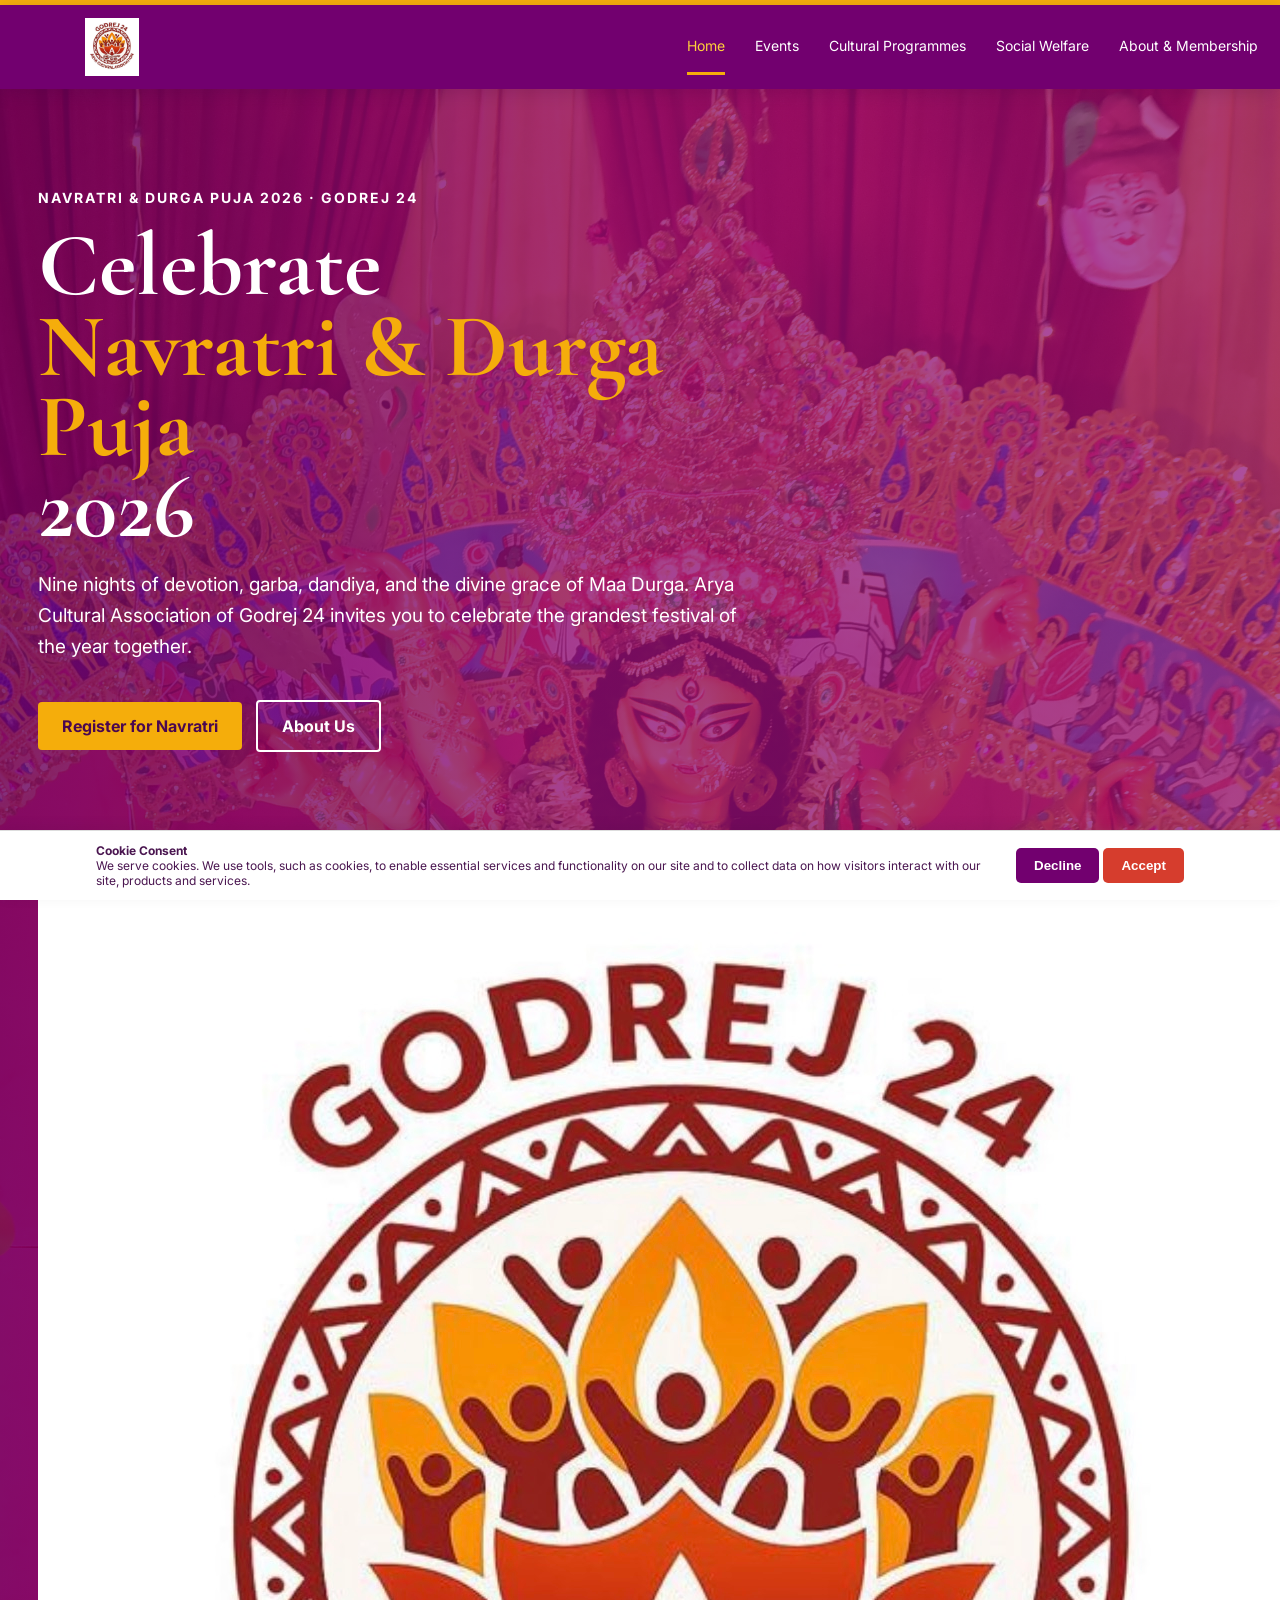
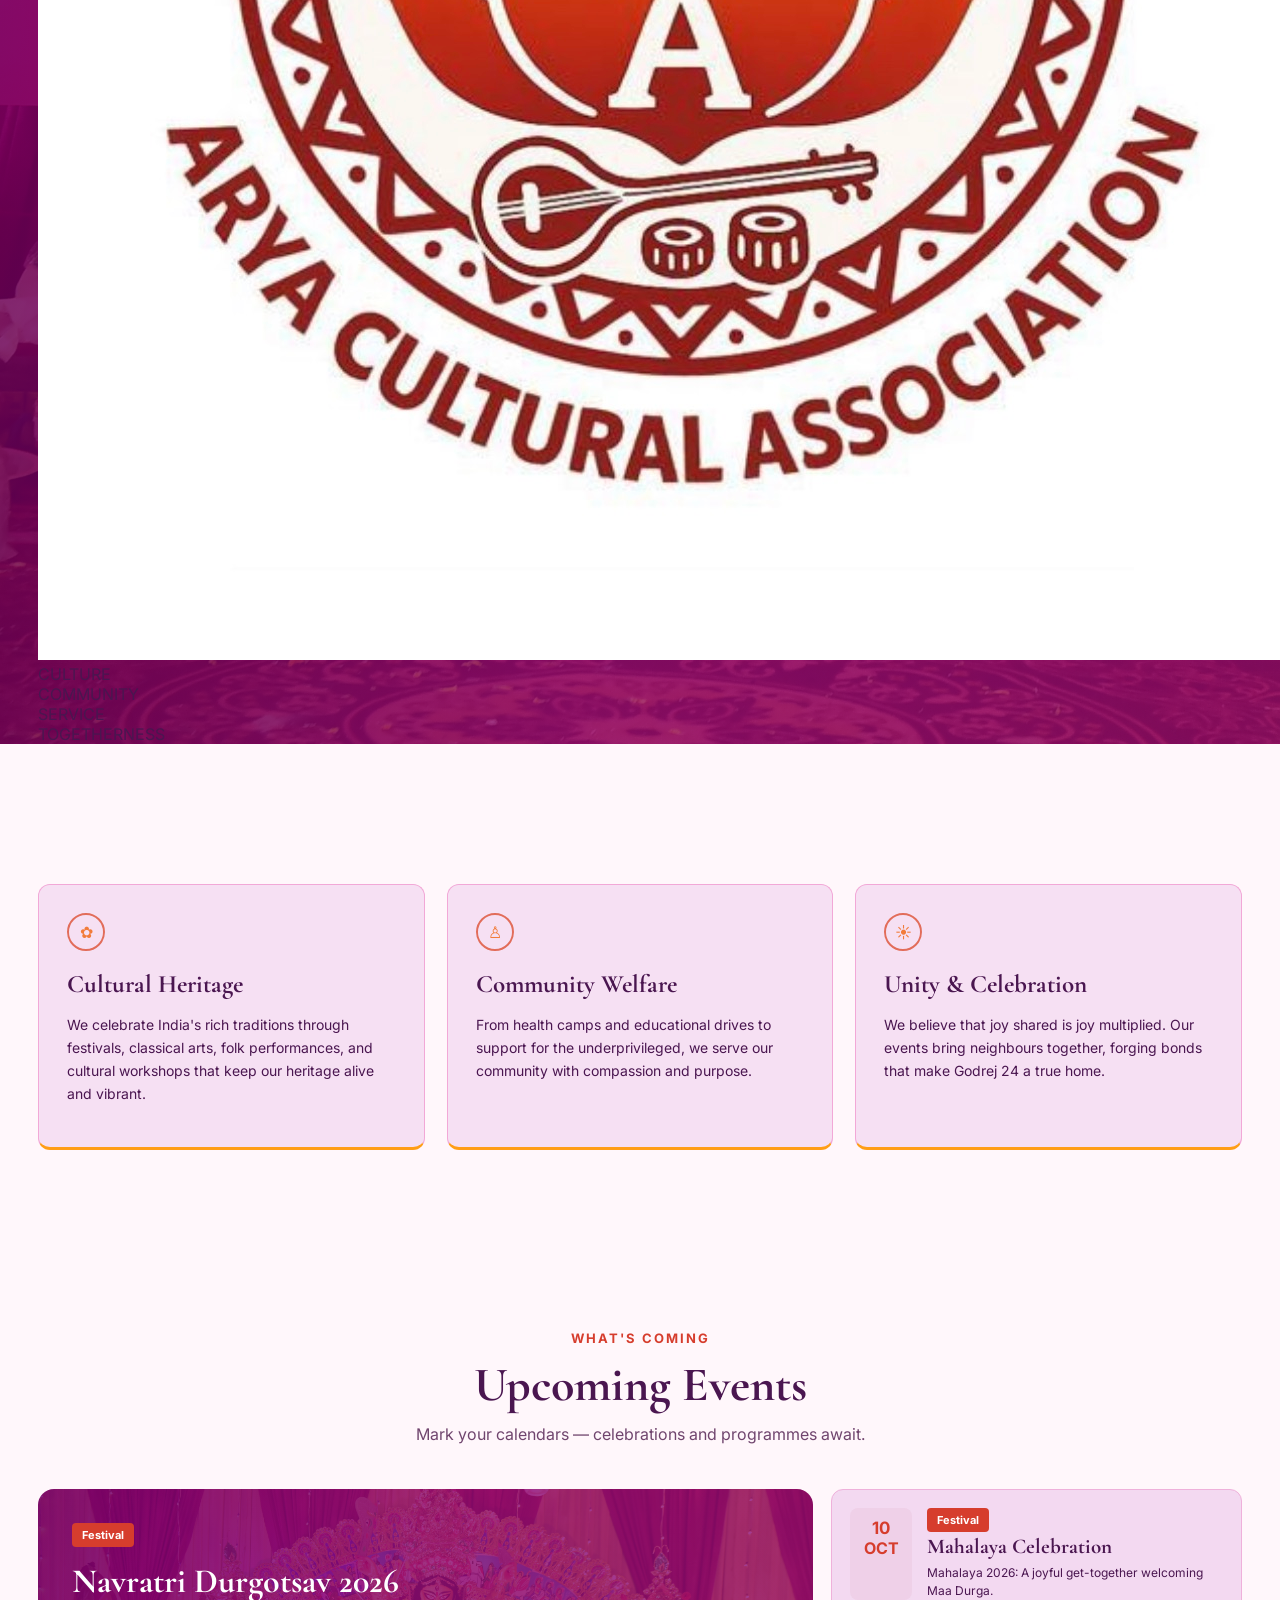
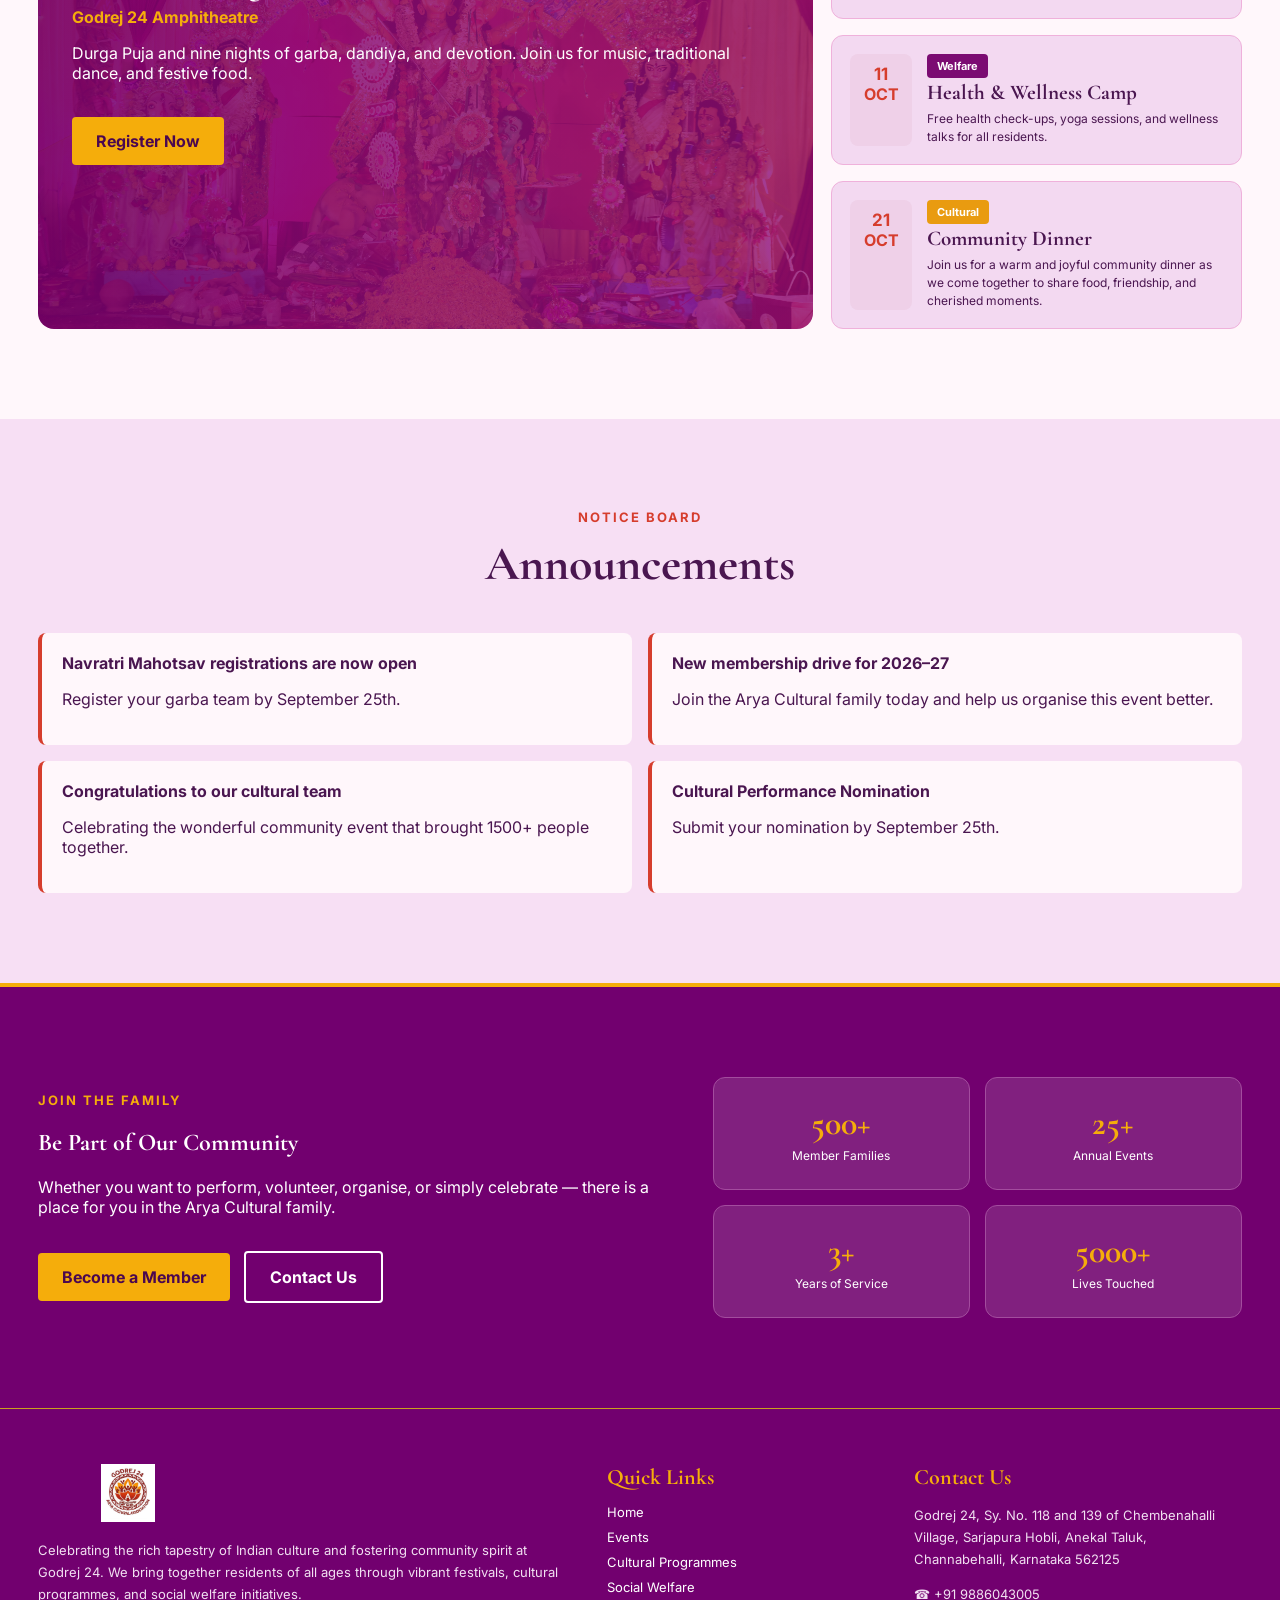
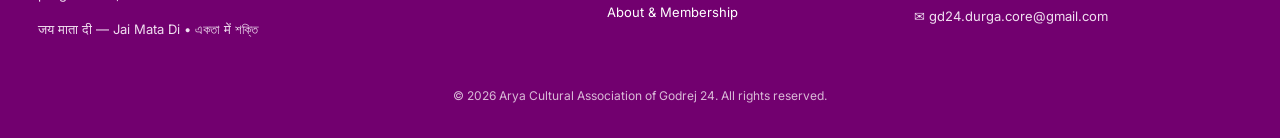
<file: index-updated-rotating-arya-logo.html>
<!doctype html>
<html lang="en">
<head>
<meta charset="utf-8">
<meta name="viewport" content="width=device-width,initial-scale=1">
<title>Home | Arya Cultural Association</title>
<link rel="stylesheet" href="styles.css">
</head>
<body>

<div class="topline"></div>

<header class="nav">
  <div class="navin">
    <a class="brand" href="index.html">
      <img src="logo.jpg" alt="Arya Cultural Association of Godrej 24">
    </a>

    <button class="menu" aria-label="Menu">☰</button>

    <nav class="navlinks">
      <a class="active" href="index.html">Home</a>
      <a class="" href="events.html">Events</a>
      <a class="" href="cultural.html">Cultural Programmes</a>
      <a class="" href="welfare.html">Social Welfare</a>
      <a class="" href="about.html">About &amp; Membership</a>
    </nav>
  </div>
</header>

<main>

<section class="hero" id="home">
  <div class="container">
    <div class="hero-content">

      <div class="eyebrow">Navratri &amp; Durga Puja 2026 · Godrej 24</div>

      <h1>Celebrate <span>Navratri &amp; Durga Puja</span> 2026</h1>

      <p>
        Nine nights of devotion, garba, dandiya, and the divine grace of Maa Durga.
        Arya Cultural Association of Godrej 24 invites you to celebrate the grandest
        festival of the year together.
      </p>

      <a class="btn primary" href="events.html">Register for Navratri</a>
      <a class="btn outline" href="about.html">About Us</a>

    </div>

    <!-- Animated Arya logo -->
    <div class="arya-logo-animation" aria-label="Arya Cultural Association">

      <!-- Rotating decorative ring -->
      <div class="arya-rotating-ring" aria-hidden="true">
        <span class="arya-dot dot-top"></span>
        <span class="arya-dot dot-right"></span>
        <span class="arya-dot dot-bottom"></span>
        <span class="arya-dot dot-left"></span>
      </div>

      <!-- Stationary centre logo -->
      <div class="arya-logo-center">
        <img src="logo.jpg" alt="Arya Cultural Association of Godrej 24">
      </div>

      <!-- Stationary labels around the logo -->
      <div class="arya-ring-text culture">CULTURE</div>
      <div class="arya-ring-text community">COMMUNITY</div>
      <div class="arya-ring-text service">SERVICE</div>
      <div class="arya-ring-text togetherness">TOGETHERNESS</div>

    </div>

  </div>
</section>

<section class="section">
  <div class="container">
    <div class="feature-grid">

      <div class="feature">
        <div class="icon">✿</div>
        <h3>Cultural Heritage</h3>
        <p>
          We celebrate India's rich traditions through festivals, classical arts,
          folk performances, and cultural workshops that keep our heritage alive and vibrant.
        </p>
      </div>

      <div class="feature">
        <div class="icon">♙</div>
        <h3>Community Welfare</h3>
        <p>
          From health camps and educational drives to support for the underprivileged,
          we serve our community with compassion and purpose.
        </p>
      </div>

      <div class="feature">
        <div class="icon">☀</div>
        <h3>Unity &amp; Celebration</h3>
        <p>
          We believe that joy shared is joy multiplied. Our events bring neighbours
          together, forging bonds that make Godrej 24 a true home.
        </p>
      </div>

    </div>
  </div>
</section>

<section class="section">
  <div class="container">

    <div class="center">
      <div class="kicker">What's Coming</div>
      <h2>Upcoming Events</h2>
      <p class="lead">Mark your calendars — celebrations and programmes await.</p>
    </div>

    <div class="events-layout">

      <div class="event-feature">
        <span class="tag">Festival</span>
        <h3>Navratri Durgotsav 2026</h3>
        <div class="meta">Godrej 24 Amphitheatre</div>
        <p>
          Durga Puja and nine nights of garba, dandiya, and devotion.
          Join us for music, traditional dance, and festive food.
        </p>
        <a class="btn primary" href="events.html">Register Now</a>
      </div>

      <div class="event-list">

        <div class="event-mini">
          <div class="date"><b>10</b>OCT</div>
          <div>
            <span class="tag">Festival</span>
            <h4>Mahalaya Celebration</h4>
            <p>Mahalaya 2026: A joyful get-together welcoming Maa Durga.</p>
          </div>
        </div>

        <div class="event-mini">
          <div class="date"><b>11</b>OCT</div>
          <div>
            <span class="tag" style="background:#7b0b72">Welfare</span>
            <h4>Health &amp; Wellness Camp</h4>
            <p>Free health check-ups, yoga sessions, and wellness talks for all residents.</p>
          </div>
        </div>

        <div class="event-mini">
          <div class="date"><b>21</b>OCT</div>
          <div>
            <span class="tag" style="background:#e99b10">Cultural</span>
            <h4>Community Dinner</h4>
            <p>
              Join us for a warm and joyful community dinner as we come together
              to share food, friendship, and cherished moments.
            </p>
          </div>
        </div>

      </div>
    </div>
  </div>
</section>

<section class="section announcement-wrap">
  <div class="container">

    <div class="center">
      <div class="kicker">Notice Board</div>
      <h2>Announcements</h2>
    </div>

    <div class="ann-grid">

      <div class="announcement">
        <b>Navratri Mahotsav registrations are now open</b>
        <p>Register your garba team by September 25th.</p>
      </div>

      <div class="announcement">
        <b>New membership drive for 2026–27</b>
        <p>Join the Arya Cultural family today and help us organise this event better.</p>
      </div>

      <div class="announcement">
        <b>Congratulations to our cultural team</b>
        <p>Celebrating the wonderful community event that brought 1500+ people together.</p>
      </div>

      <div class="announcement">
        <b>Cultural Performance Nomination</b>
        <p>Submit your nomination by September 25th.</p>
      </div>

    </div>
  </div>
</section>

<section class="join">
  <div class="container join-grid">

    <div>
      <div class="kicker" style="color:var(--gold)">Join the Family</div>
      <h2>Be Part of Our Community</h2>
      <p>
        Whether you want to perform, volunteer, organise, or simply celebrate —
        there is a place for you in the Arya Cultural family.
      </p>
      <a class="btn primary" href="about.html">Become a Member</a>
      <a class="btn outline" href="about.html#contact">Contact Us</a>
    </div>

    <div class="stats">
      <div class="stat"><b>500+</b><span>Member Families</span></div>
      <div class="stat"><b>25+</b><span>Annual Events</span></div>
      <div class="stat"><b>3+</b><span>Years of Service</span></div>
      <div class="stat"><b>5000+</b><span>Lives Touched</span></div>
    </div>

  </div>
</section>

</main>

<footer class="footer">
  <div class="container footer-grid">

    <div>
      <img src="logo.jpg" alt="Arya Cultural Association" style="width:180px;height:58px;object-fit:contain">
      <p>
        Celebrating the rich tapestry of Indian culture and fostering community spirit at Godrej 24.
        We bring together residents of all ages through vibrant festivals, cultural programmes,
        and social welfare initiatives.
      </p>
      <p>जय माता दी — Jai Mata Di • একতা में শক্তি</p>
    </div>

    <div>
      <h4>Quick Links</h4>
      <a href="index.html">Home</a>
      <a href="events.html">Events</a>
      <a href="cultural.html">Cultural Programmes</a>
      <a href="welfare.html">Social Welfare</a>
      <a href="about.html">About &amp; Membership</a>
    </div>

    <div>
      <h4>Contact Us</h4>
      <p>
        Godrej 24, Sy. No. 118 and 139 of Chembenahalli Village,
        Sarjapura Hobli, Anekal Taluk, Channabehalli, Karnataka 562125
      </p>
      <p>☎ +91 9886043005<br>✉ gd24.durga.core@gmail.com</p>
    </div>

  </div>

  <div class="copyright">
    © 2026 Arya Cultural Association of Godrej 24. All rights reserved.
  </div>
</footer>

<div class="cookie">
  <p>
    <b>Cookie Consent</b><br>
    We serve cookies. We use tools, such as cookies, to enable essential services
    and functionality on our site and to collect data on how visitors interact
    with our site, products and services.
  </p>
  <div>
    <button class="decline">Decline</button>
    <button class="accept">Accept</button>
  </div>
</div>

<script src="script.js"></script>

</body>
</html>
</file>
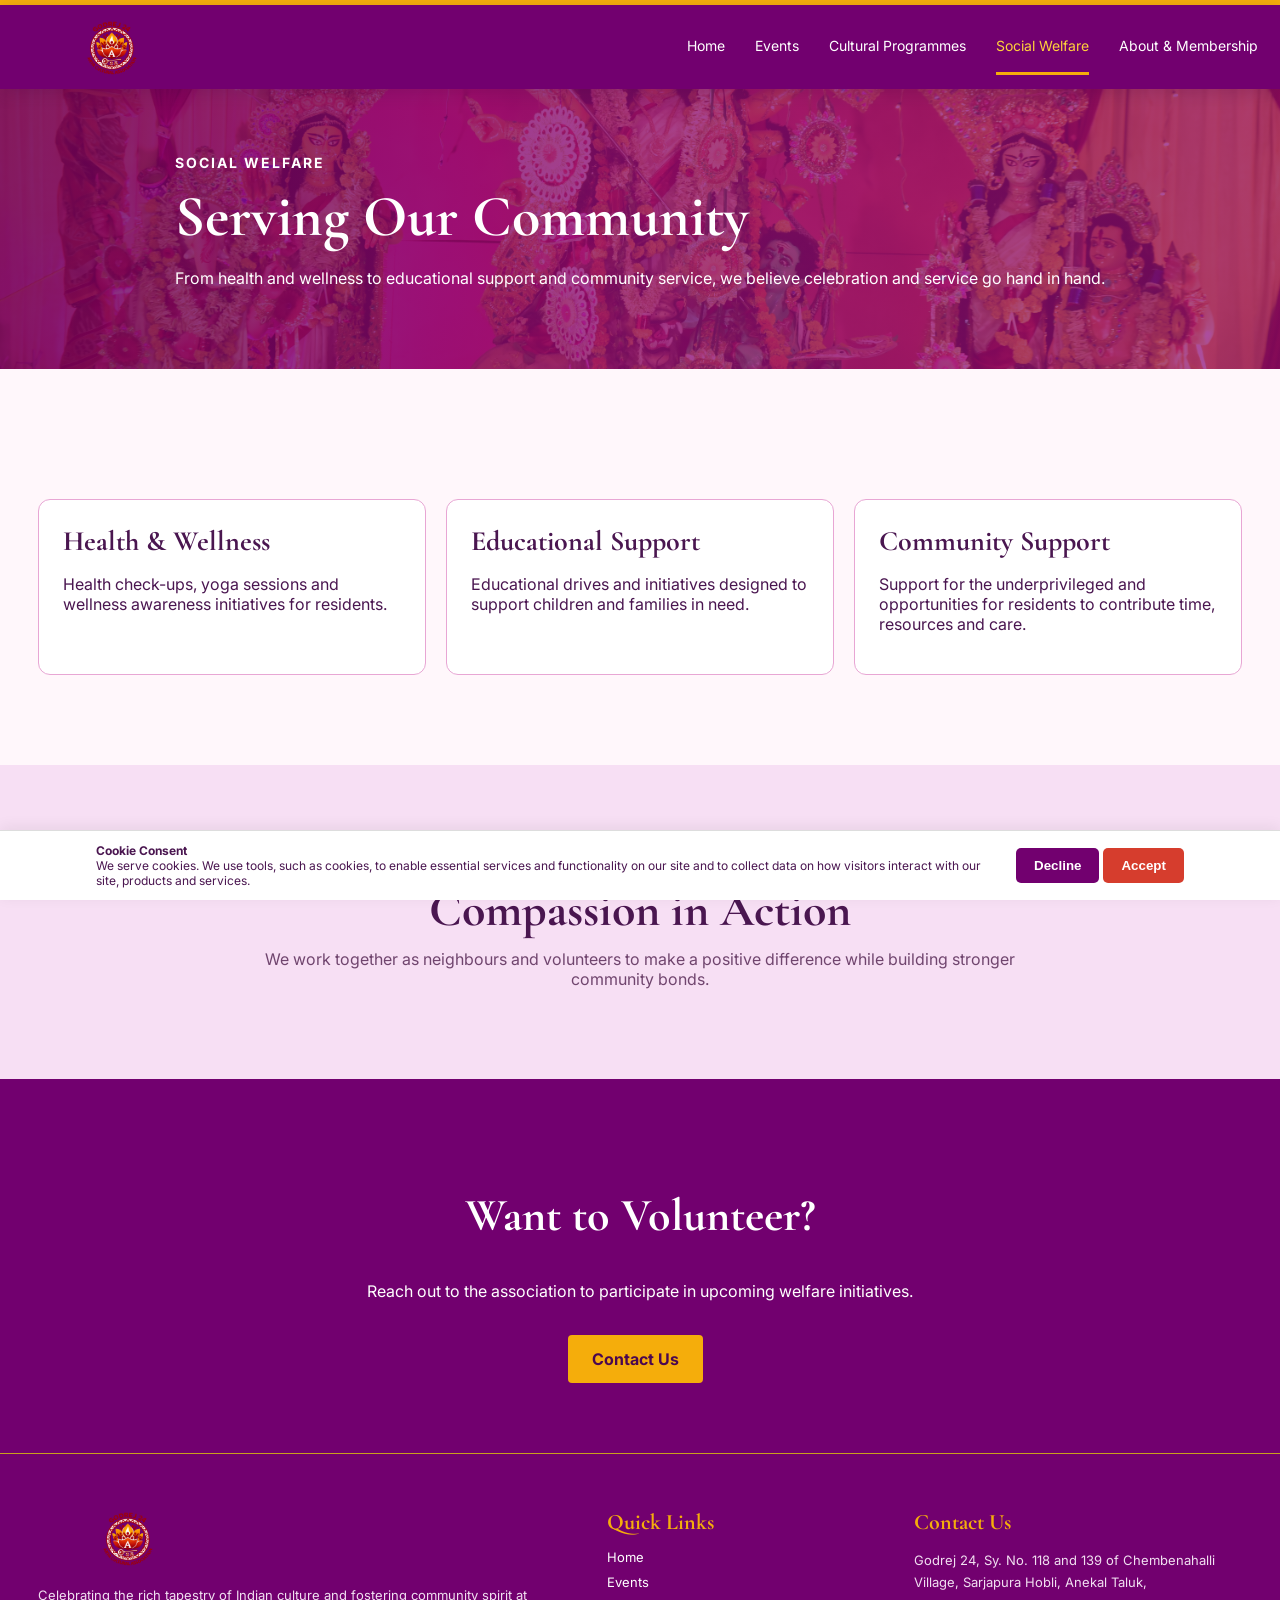
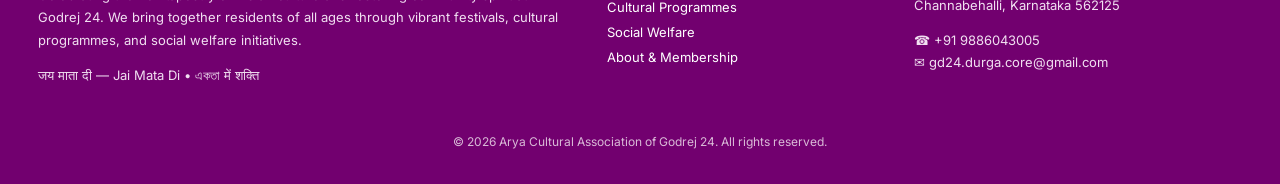
<file: welfare.html>
<!doctype html><html lang="en"><head><meta charset="utf-8"><meta name="viewport" content="width=device-width,initial-scale=1"><title>Social Welfare | Arya Cultural Association</title><link rel="stylesheet" href="styles.css"></head><body><div class="topline"></div><header class="nav"><div class="navin"><a class="brand" href="index.html"><img src="logo.png" alt="Arya Cultural Association of Godrej 24"></a><button class="menu" aria-label="Menu">☰</button><nav class="navlinks"><a class="" href="index.html">Home</a><a class="" href="events.html">Events</a><a class="" href="cultural.html">Cultural Programmes</a><a class="active" href="welfare.html">Social Welfare</a><a class="" href="about.html">About & Membership</a></nav></div></header><main>
<section class="page-hero"><div class="container"><div class="eyebrow">Social Welfare</div><h1>Serving Our Community</h1><p>From health and wellness to educational support and community service, we believe celebration and service go hand in hand.</p></div></section>
<section class="section"><div class="container"><div class="cards">
<div class="card"><h3>Health & Wellness</h3><p>Health check-ups, yoga sessions and wellness awareness initiatives for residents.</p></div>
<div class="card"><h3>Educational Support</h3><p>Educational drives and initiatives designed to support children and families in need.</p></div>
<div class="card"><h3>Community Support</h3><p>Support for the underprivileged and opportunities for residents to contribute time, resources and care.</p></div>
</div></div></section>
<section class="section alt"><div class="container"><div class="center"><div class="kicker">Our Approach</div><h2>Compassion in Action</h2><p class="lead">We work together as neighbours and volunteers to make a positive difference while building stronger community bonds.</p></div></div></section>
<section class="contact-strip"><h2>Want to Volunteer?</h2><p>Reach out to the association to participate in upcoming welfare initiatives.</p><a class="btn primary" href="mailto:gd24.durga.core@gmail.com">Contact Us</a></section>
</main><footer class="footer"><div class="container footer-grid">
<div><img src="logo.png" alt="Arya Cultural Association" style="width:180px;height:58px;object-fit:contain"><p>Celebrating the rich tapestry of Indian culture and fostering community spirit at Godrej 24. We bring together residents of all ages through vibrant festivals, cultural programmes, and social welfare initiatives.</p><p>जय माता दी — Jai Mata Di • একতা में शक्ति</p></div>
<div><h4>Quick Links</h4><a href="index.html">Home</a><a href="events.html">Events</a><a href="cultural.html">Cultural Programmes</a><a href="welfare.html">Social Welfare</a><a href="about.html">About & Membership</a></div>
<div><h4>Contact Us</h4><p>Godrej 24, Sy. No. 118 and 139 of Chembenahalli Village, Sarjapura Hobli, Anekal Taluk, Channabehalli, Karnataka 562125</p><p>☎ +91 9886043005<br>✉ gd24.durga.core@gmail.com</p></div>
</div><div class="copyright">© 2026 Arya Cultural Association of Godrej 24. All rights reserved.</div></footer>
<div class="cookie"><p><b>Cookie Consent</b><br>We serve cookies. We use tools, such as cookies, to enable essential services and functionality on our site and to collect data on how visitors interact with our site, products and services.</p><div><button class="decline">Decline</button> <button class="accept">Accept</button></div></div><script src="script.js"></script></body></html>
</file>
<file: styles.css>
@import url('https://fonts.googleapis.com/css2?family=Cormorant+Garamond:wght@500;600;700&family=Inter:wght@400;500;600;700&display=swap');

:root{
  --purple:#72006f;
  --purple2:#4d0754;
  --magenta:#8c0b78;
  --gold:#f5ad0b;
  --cream:#fff7fb;
  --pink:#f7dff4;
  --card:#fff8fc;
  --red:#d63d2d;
  --ink:#4a1650;
  --muted:#70456e
}

*{
  box-sizing:border-box
}

html{
  scroll-behavior:smooth
}

body{
  margin:0;
  background:var(--cream);
  color:var(--ink);
  font-family:Inter,Arial,sans-serif
}

a{
  color:inherit
}

.serif,h1,h2,h3{
  font-family:"Cormorant Garamond",Georgia,serif
}

.topline{
  height:5px;
  background:var(--gold)
}

header.nav{
  position:sticky;
  top:0;
  z-index:20;
  background:var(--purple);
  color:white;
  box-shadow:0 4px 16px #3c003e30
}

.navin{
  max-width:1280px;
  margin:auto;
  display:flex;
  align-items:center;
  justify-content:space-between;
  padding:13px 22px
}

.brand{
  display:flex;
  align-items:center;
  gap:10px;
  text-decoration:none
}

.brand img{
  width:180px;
  height:58px;
  object-fit:contain
}

.navlinks{
  display:flex;
  gap:30px;
  align-items:center
}

.navlinks a{
  font-size:14px;
  text-decoration:none;
  padding:18px 0;
  border-bottom:3px solid transparent
}

.navlinks a:hover,
.navlinks a.active{
  color:#ffd13b;
  border-bottom-color:var(--gold)
}

.menu{
  display:none;
  background:none;
  border:0;
  color:white;
  font-size:28px
}

.container{
  max-width:1260px;
  margin:auto;
  padding:0 28px
}


/* =========================================================
   HERO SECTION
   Soft Durga Maa watermark background
   ========================================================= */

.hero{
  position:relative;
  min-height:750px;

  background:
    linear-gradient(
      90deg,
      rgba(105,0,93,0.82) 0%,
      rgba(141,11,120,0.78) 45%,
      rgba(141,11,120,0.72) 100%
    ),
    url('hero-bg.jpg') center/cover no-repeat;

  display:flex;
  align-items:center;
  overflow:hidden;
}

.hero-content{
  max-width:760px;
  padding:100px 0;
  color:white;
  position:relative;
  z-index:2
}

.eyebrow{
  text-transform:uppercase;
  letter-spacing:2px;
  font-size:14px;
  font-weight:700
}

.hero h1{
  font-size:clamp(56px,7vw,96px);
  line-height:.9;
  margin:20px 0;
  color:white
}

.hero h1 span{
  display:block;
  color:var(--gold)
}

.hero p{
  font-size:19px;
  line-height:1.65;
  max-width:720px
}

.btn{
  display:inline-block;
  padding:14px 24px;
  border-radius:4px;
  text-decoration:none;
  font-weight:700;
  margin:18px 10px 0 0
}

.btn.primary{
  background:var(--gold);
  color:#4a0750
}

.btn.outline{
  border:2px solid white;
  color:white
}


/* =========================================================
   GENERAL SECTIONS
   ========================================================= */

.section{
  padding:90px 0
}

.section.alt{
  background:var(--pink)
}

.center{
  text-align:center
}

.kicker{
  color:var(--red);
  text-transform:uppercase;
  letter-spacing:2px;
  font-weight:700;
  font-size:13px
}

.section h2{
  font-size:48px;
  margin:10px 0
}

.lead{
  max-width:780px;
  margin:0 auto;
  color:var(--muted);
  font-size:16px
}


/* =========================================================
   FEATURE CARDS
   ========================================================= */

.feature-grid{
  display:grid;
  grid-template-columns:repeat(3,1fr);
  gap:22px;
  margin-top:50px
}

.feature{
  background:#f6e0f3;
  border:1px solid #f2a8d7;
  border-bottom:3px solid #ff9e16;
  border-radius:12px;
  padding:28px;
  min-height:190px
}

.feature h3{
  font-size:25px;
  margin:18px 0 8px
}

.feature p{
  font-size:14px;
  line-height:1.65
}

.icon{
  width:38px;
  height:38px;
  border:2px solid #e26d5a;
  border-radius:50%;
  display:grid;
  place-items:center;
  color:#f27c3a
}


/* =========================================================
   EVENTS
   ========================================================= */

.events-layout{
  display:grid;
  grid-template-columns:1.7fr .9fr;
  gap:18px;
  margin-top:45px
}

.event-feature{
  position:relative;
  background:
    linear-gradient(
      90deg,
      rgba(114,0,111,0.88) 0%,
      rgba(141,11,120,0.84) 50%,
      rgba(141,11,120,0.80) 100%
    ),
    url('hero-bg.jpg') center/cover no-repeat;
  color:white;
  border-radius:16px;
  padding:34px;
  min-height:370px;
  overflow:hidden;
}

.event-feature h3{
  font-size:34px;
  margin:14px 0 5px
}

.event-feature .meta{
  color:var(--gold);
  font-weight:700
}

.event-list{
  display:grid;
  gap:16px
}

.event-mini{
  background:#f3d9f1;
  border:1px solid #efb1db;
  border-radius:12px;
  padding:18px;
  display:grid;
  grid-template-columns:62px 1fr;
  gap:15px
}

.date{
  background:#efd0e8;
  border-radius:8px;
  text-align:center;
  padding:10px 4px;
  color:var(--red);
  font-weight:700
}

.date b{
  display:block;
  font-size:17px
}

.event-mini h4{
  margin:2px 0 5px;
  font-family:"Cormorant Garamond";
  font-size:21px
}

.event-mini p{
  font-size:12px;
  margin:0;
  line-height:1.5
}


/* =========================================================
   ANNOUNCEMENTS
   ========================================================= */

.announcement-wrap{
  background:var(--pink)
}

.ann-grid{
  display:grid;
  grid-template-columns:1fr 1fr;
  gap:16px;
  margin-top:40px
}

.announcement{
  background:#fff7fb;
  border-left:4px solid var(--red);
  padding:20px;
  border-radius:8px
}

.announcement h4{
  font-family:"Cormorant Garamond";
  font-size:20px;
  margin:5px 0
}


/* =========================================================
   GALLERY
   ========================================================= */

.gallery{
  display:grid;
  grid-template-columns:repeat(3,1fr);
  gap:18px;
  margin-top:42px
}

.gallery img{
  width:100%;
  height:240px;
  object-fit:cover;
  border-radius:14px
}


/* =========================================================
   JOIN SECTION
   ========================================================= */

.join{
  background:var(--purple);
  color:white;
  padding:90px 0;
  border-top:4px solid var(--gold)
}

.join-grid{
  display:grid;
  grid-template-columns:1.2fr 1fr;
  gap:40px;
  align-items:center
}

.join h2{
  color:white;
  text-align:left
}

.stats{
  display:grid;
  grid-template-columns:1fr 1fr;
  gap:15px
}

.stat{
  background:#81207f;
  border:1px solid #a34c9e;
  border-radius:12px;
  text-align:center;
  padding:25px
}

.stat b{
  display:block;
  color:var(--gold);
  font-size:34px;
  font-family:"Cormorant Garamond"
}

.stat span{
  font-size:12px
}


/* =========================================================
   FOOTER
   ========================================================= */

.footer{
  background:var(--purple);
  color:white;
  border-top:1px solid #c9a01d;
  padding:55px 0 35px
}

.footer-grid{
  display:grid;
  grid-template-columns:1.6fr .8fr 1fr;
  gap:45px
}

.footer h4{
  color:var(--gold);
  font-family:"Cormorant Garamond";
  font-size:22px;
  margin:0 0 14px
}

.footer a{
  display:block;
  text-decoration:none;
  margin:9px 0;
  font-size:13px
}

.footer p{
  font-size:13px;
  line-height:1.7;
  color:#f1dff1
}

.copyright{
  text-align:center;
  margin-top:35px;
  font-size:12px;
  color:#d9b9d7
}


/* =========================================================
   COOKIE
   ========================================================= */

.cookie{
  position:fixed;
  bottom:0;
  left:0;
  right:0;
  z-index:50;
  background:white;
  border-top:1px solid #ddd;
  padding:12px 20px;
  display:flex;
  align-items:center;
  justify-content:center;
  gap:20px;
  box-shadow:0 -3px 14px #0001
}

.cookie p{
  margin:0;
  max-width:900px;
  font-size:12px
}

.cookie button{
  border:0;
  padding:10px 18px;
  border-radius:5px;
  font-weight:700
}

.cookie .accept{
  background:var(--red);
  color:white
}

.cookie .decline{
  background:var(--purple);
  color:white
}


/* =========================================================
   INNER PAGE HERO
   ========================================================= */

.page-hero{
  position:relative;
  background:
    linear-gradient(
      90deg,
      rgba(105,0,93,0.82) 0%,
      rgba(141,11,120,0.78) 50%,
      rgba(141,11,120,0.72) 100%
    ),
    url('hero-bg.jpg') center/cover no-repeat;
  min-height:280px;
  color:white;
  display:flex;
  align-items:center;
  overflow:hidden;
}

.page-hero .container{
  position:relative;
  z-index:2;
}

.page-hero h1,
.page-hero p{
  position:relative;
  z-index:2;
}

.page-hero h1{
  font-size:58px;
  margin:10px 0
}


/* =========================================================
   CARDS
   ========================================================= */

.cards{
  display:grid;
  grid-template-columns:repeat(3,1fr);
  gap:20px;
  margin-top:40px
}

.card{
  background:white;
  border:1px solid #e8a6d4;
  border-radius:12px;
  padding:24px
}

.card h3{
  font-size:28px;
  margin:0 0 8px
}

.tag{
  display:inline-block;
  background:var(--red);
  color:white;
  padding:5px 10px;
  border-radius:4px;
  font-size:11px;
  font-weight:700
}


/* =========================================================
   SCHEDULE
   ========================================================= */

.schedule{
  display:grid;
  grid-template-columns:repeat(2,1fr);
  gap:18px
}

.schedule .card{
  min-height:190px
}


/* =========================================================
   CONTACT
   ========================================================= */

.contact-strip{
  background:var(--purple);
  color:white;
  text-align:center;
  padding:70px 20px
}

.contact-strip h2{
  font-size:46px
}

.contact-buttons a{
  margin:8px
}


/* =========================================================
   TIMELINE
   ========================================================= */

.timeline{
  border-left:2px solid var(--gold);
  padding-left:28px
}

.timeline .item{
  margin:0 0 28px
}

.timeline .item h3{
  font-size:27px;
  margin:0
}

.timeline .item small{
  color:var(--red);
  font-weight:700
}

.small-note{
  font-size:12px;
  color:var(--muted)
}


/* =========================================================
   MOBILE
   ========================================================= */

@media(max-width:900px){

  .navlinks{
    display:none
  }

  .menu{
    display:block
  }

  .navin.open .navlinks{
    display:flex;
    position:absolute;
    top:76px;
    left:0;
    right:0;
    background:var(--purple);
    padding:15px 25px;
    flex-direction:column;
    align-items:flex-start
  }

  .feature-grid,
  .cards,
  .gallery{
    grid-template-columns:1fr
  }

  .events-layout,
  .join-grid,
  .footer-grid,
  .ann-grid,
  .schedule{
    grid-template-columns:1fr
  }

  .hero{
    min-height:680px;
    background:
      linear-gradient(
        90deg,
        rgba(105,0,93,0.86) 0%,
        rgba(141,11,120,0.82) 50%,
        rgba(141,11,120,0.78) 100%
      ),
      url('hero-bg.jpg') center/cover no-repeat;
  }

  .hero-content{
    padding:80px 0
  }

  .hero h1{
    font-size:58px
  }

  .cookie{
    flex-direction:column;
    align-items:stretch;
    text-align:center
  }

  .cookie div{
    display:flex;
    justify-content:center
  }
}
</file>
